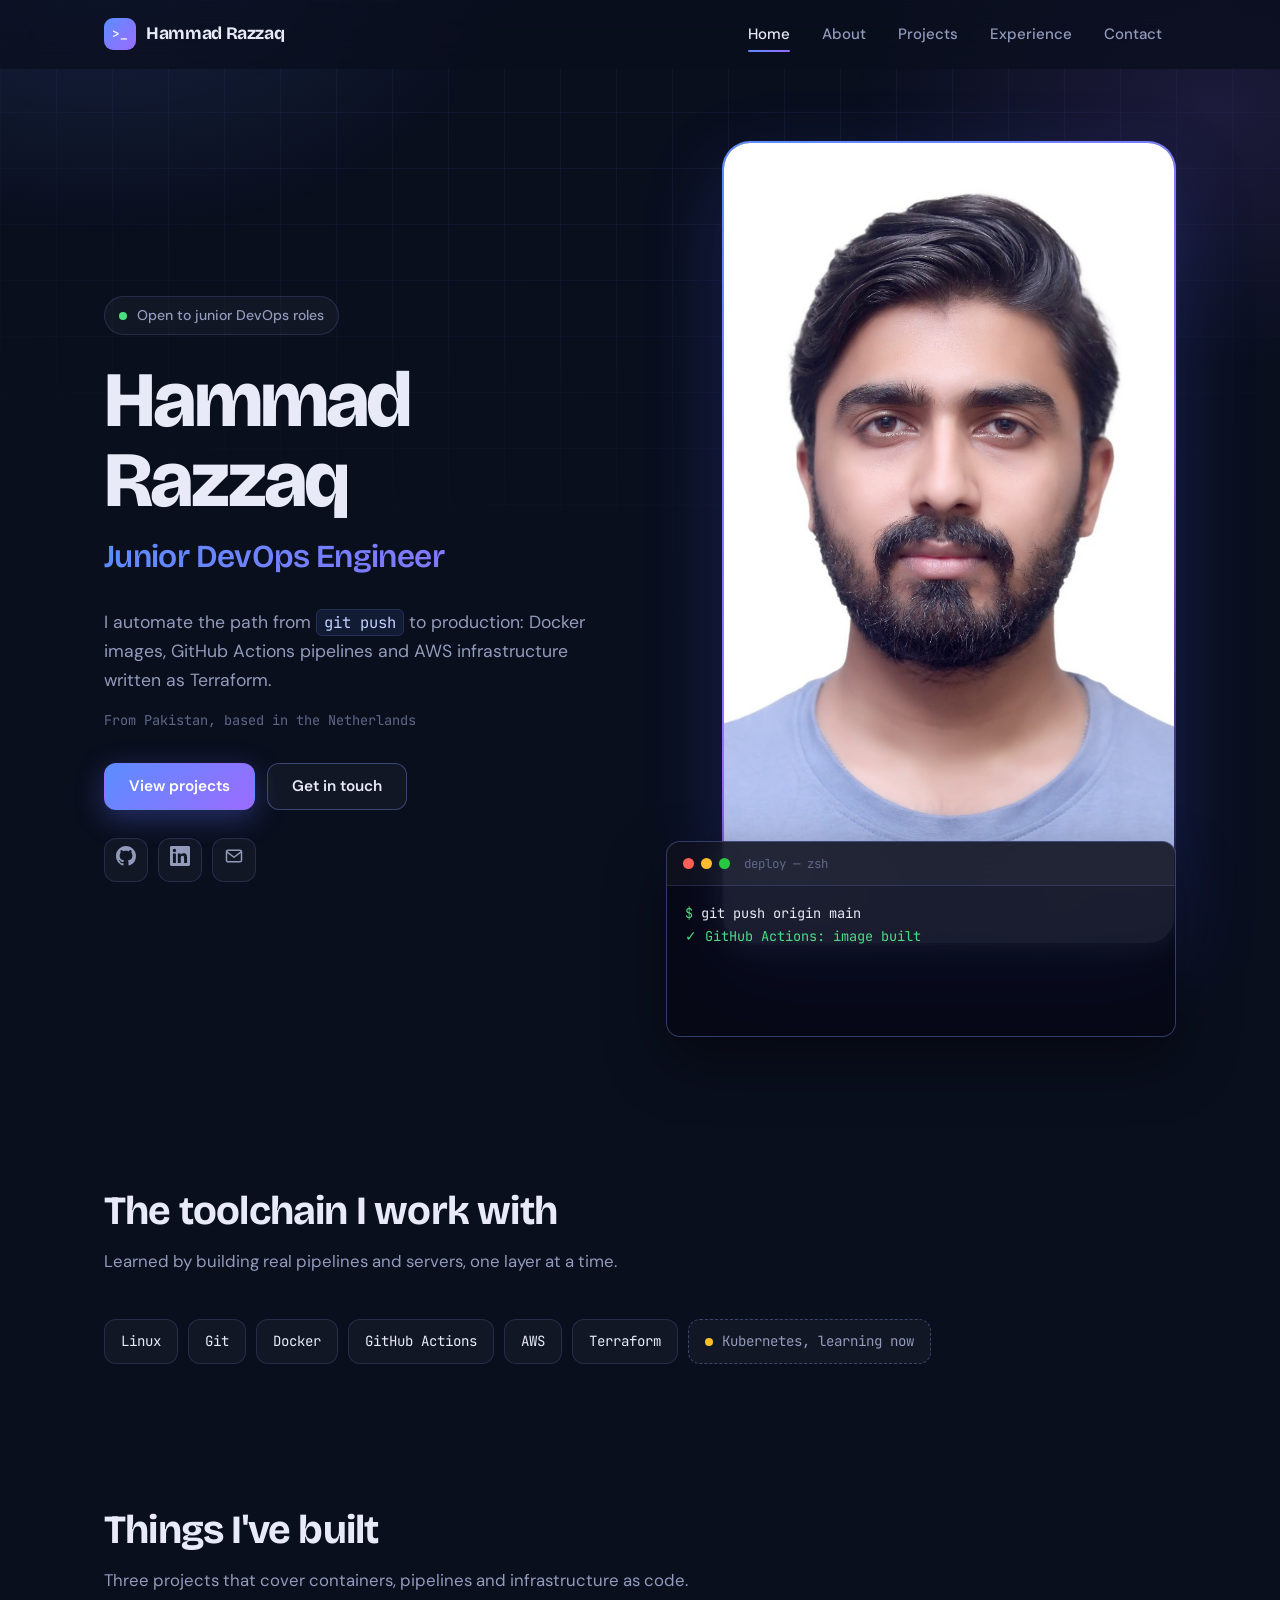
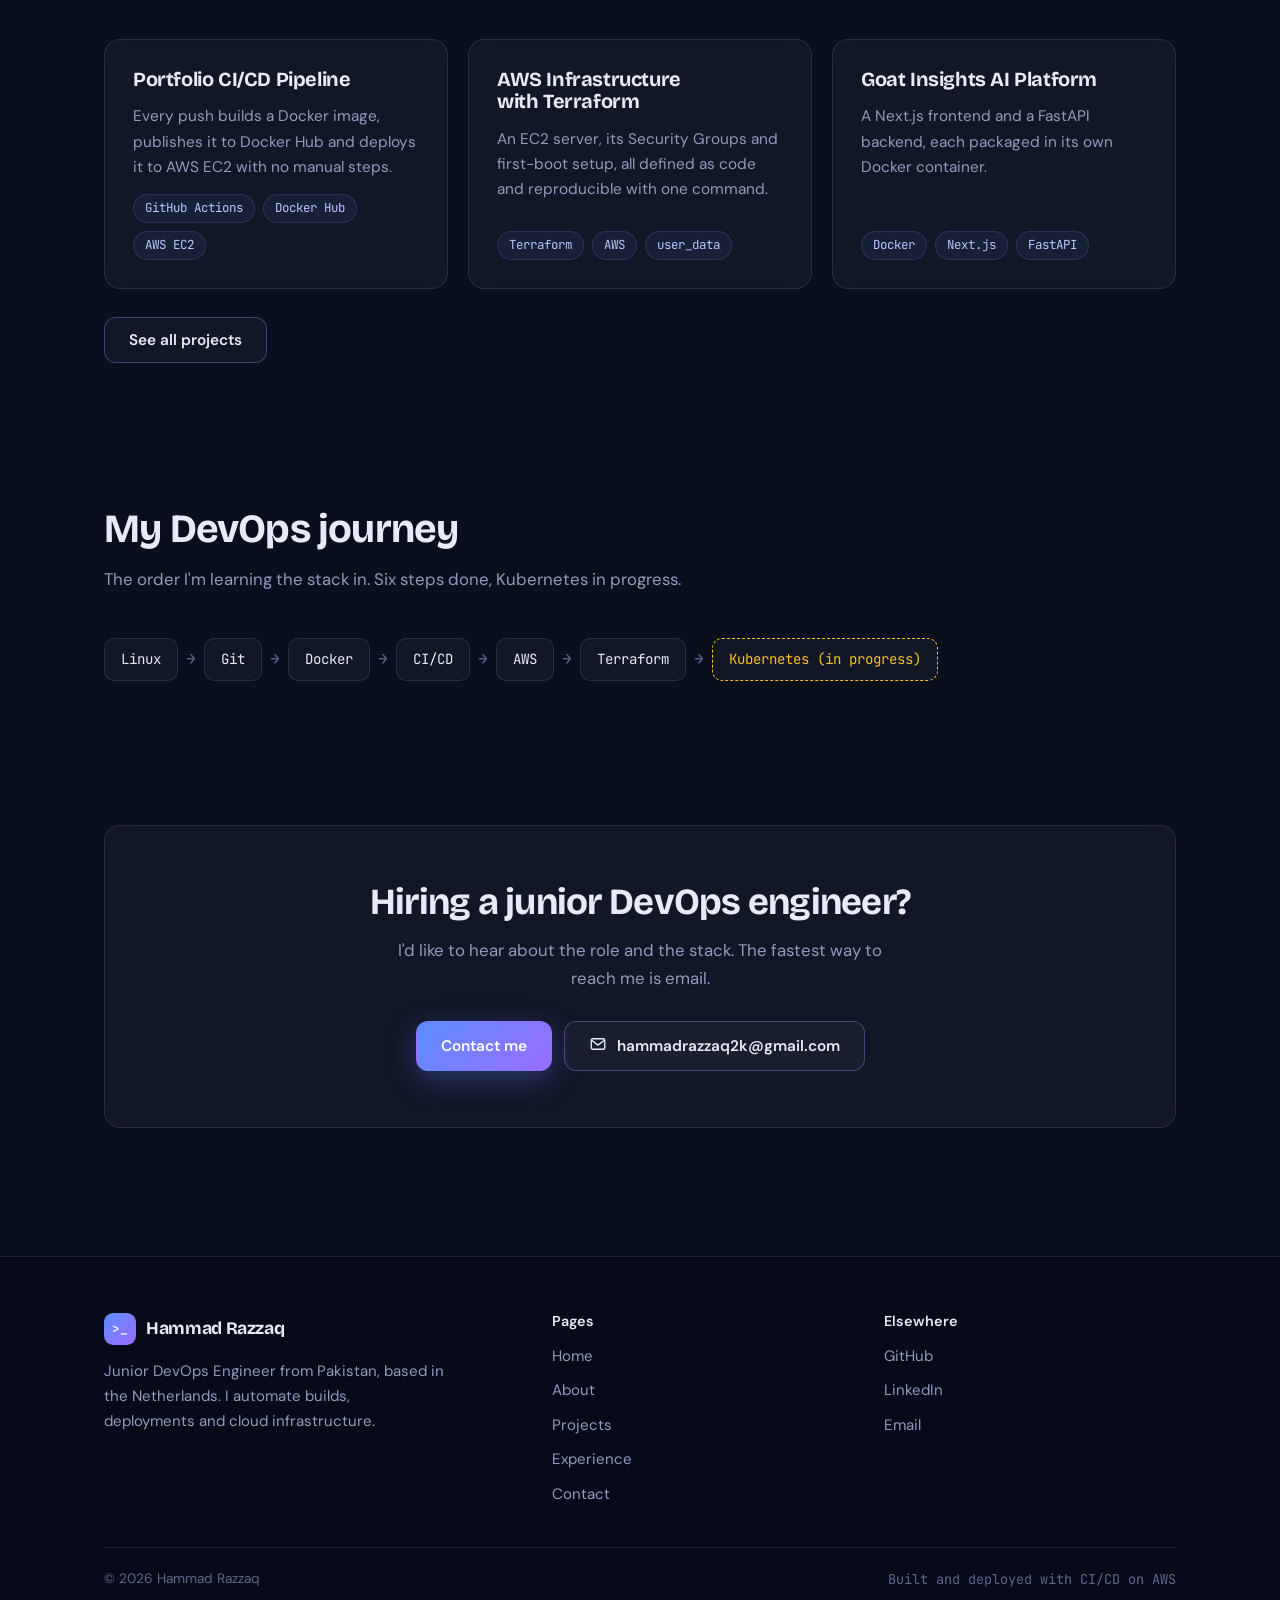
<file: index.html>
<!DOCTYPE html>
<html lang="en">
<head>
  <meta charset="utf-8">
  <meta name="viewport" content="width=device-width, initial-scale=1">
  <title>Hammad Razzaq | Junior DevOps Engineer</title>
  <meta name="description" content="Hammad Razzaq is a Junior DevOps Engineer skilled in Docker, GitHub Actions CI/CD, AWS and Terraform. From Pakistan, based in the Netherlands.">
  <meta name="theme-color" content="#0a0f1e">
  <meta property="og:title" content="Hammad Razzaq | Junior DevOps Engineer">
  <meta property="og:description" content="CI/CD pipelines, Docker and AWS infrastructure as code.">
  <meta property="og:type" content="website">
  <link rel="icon" type="image/svg+xml" href="assets/favicon.svg">
  <link rel="preconnect" href="https://fonts.googleapis.com">
  <link rel="preconnect" href="https://fonts.gstatic.com" crossorigin>
  <link rel="stylesheet" href="https://fonts.googleapis.com/css2?family=Bricolage+Grotesque:wght@600;700;800&family=DM+Sans:wght@400;500;600&family=JetBrains+Mono:wght@400;500&display=swap">
  <link rel="stylesheet" href="css/style.css">
  <script>document.documentElement.classList.add("js");</script>
</head>
<body>
  <a class="skip-link" href="#main">Skip to content</a>
  <header id="site-header"></header>

  <main id="main">

    <!-- Hero -->
    <section class="hero">
      <div class="container hero-grid">
        <div>
          <span class="pill rise" style="--i:0"><span class="live-dot" aria-hidden="true"></span>Open to junior DevOps roles</span>
          <h1 class="rise" style="--i:1">Hammad Razzaq</h1>
          <p class="hero-role text-grad rise" style="--i:2">Junior DevOps Engineer</p>
          <p class="hero-desc rise" style="--i:3">I automate the path from <code>git push</code> to production: Docker images, GitHub Actions pipelines and AWS infrastructure written as Terraform.</p>
          <p class="hero-where rise" style="--i:4">From Pakistan, based in the Netherlands</p>
          <div class="hero-actions rise" style="--i:5">
            <a class="btn btn-primary" href="projects.html">View projects</a>
            <a class="btn btn-ghost" href="contact.html">Get in touch</a>
          </div>
          <div class="socials rise" style="--i:6">
            <a href="https://github.com/hammadrazzaq2k" target="_blank" rel="noopener" aria-label="GitHub profile"><span data-icon="github"></span></a>
            <a href="https://www.linkedin.com/in/hammad-razzaq-2501302b8" target="_blank" rel="noopener" aria-label="LinkedIn profile"><span data-icon="linkedin"></span></a>
            <a href="mailto:hammadrazzaq2k@gmail.com" aria-label="Send an email"><span data-icon="mail"></span></a>
          </div>
        </div>

        <div class="hero-visual rise" style="--i:3">
          <div class="photo-frame">
            <img class="photo" src="assets/profile.jpg" alt="Portrait of Hammad Razzaq" width="640" height="800" data-fallback="HR">
          </div>
          <div class="terminal" data-typing role="img" aria-label="Terminal: git push triggers GitHub Actions, which builds an image, pushes it to Docker Hub and deploys to AWS EC2">
            <div class="terminal-bar">
              <span class="terminal-dots" aria-hidden="true"><i></i><i></i><i></i></span>
              <span class="terminal-title">deploy — zsh</span>
            </div>
            <div class="terminal-body" aria-hidden="true">
              <div class="t-line"><span class="t-prompt">$</span><span class="t-text">git push origin main</span></div>
              <div class="t-line t-ok">✓ GitHub Actions: image built</div>
              <div class="t-line t-ok">✓ Pushed to Docker Hub</div>
              <div class="t-line t-ok">✓ Deployed to AWS EC2</div>
              <div class="t-line"><span class="t-prompt">$</span><span class="t-cursor"></span></div>
            </div>
          </div>
        </div>
      </div>
    </section>

    <!-- Toolchain -->
    <section class="section section--tight">
      <div class="container">
        <div class="section-head reveal">
          <h2>The toolchain I work with</h2>
          <p>Learned by building real pipelines and servers, one layer at a time.</p>
        </div>
        <div class="toolchain" data-stagger>
          <span class="tool">Linux</span>
          <span class="tool">Git</span>
          <span class="tool">Docker</span>
          <span class="tool">GitHub Actions</span>
          <span class="tool">AWS</span>
          <span class="tool">Terraform</span>
          <span class="tool tool--learning"><span class="live-dot" aria-hidden="true"></span>Kubernetes, learning now</span>
        </div>
      </div>
    </section>

    <!-- Featured projects -->
    <section class="section">
      <div class="container">
        <div class="section-head reveal">
          <h2>Things I've built</h2>
          <p>Three projects that cover containers, pipelines and infrastructure as code.</p>
        </div>
        <div class="featured-grid" data-stagger>
          <a class="card featured" href="projects.html#portfolio-cicd">
            <h3>Portfolio CI/CD Pipeline</h3>
            <p>Every push builds a Docker image, publishes it to Docker Hub and deploys it to AWS EC2 with no manual steps.</p>
            <div class="tags"><span class="tag">GitHub Actions</span><span class="tag">Docker Hub</span><span class="tag">AWS EC2</span></div>
          </a>
          <a class="card featured" href="projects.html#terraform-aws">
            <h3>AWS Infrastructure with Terraform</h3>
            <p>An EC2 server, its Security Groups and first-boot setup, all defined as code and reproducible with one command.</p>
            <div class="tags"><span class="tag">Terraform</span><span class="tag">AWS</span><span class="tag">user_data</span></div>
          </a>
          <a class="card featured" href="projects.html#goat-insights">
            <h3>Goat Insights AI Platform</h3>
            <p>A Next.js frontend and a FastAPI backend, each packaged in its own Docker container.</p>
            <div class="tags"><span class="tag">Docker</span><span class="tag">Next.js</span><span class="tag">FastAPI</span></div>
          </a>
        </div>
        <div class="more-link reveal">
          <a class="btn btn-ghost" href="projects.html">See all projects</a>
        </div>
      </div>
    </section>

    <!-- Journey strip -->
    <section class="section section--tight">
      <div class="container">
        <div class="section-head reveal">
          <h2>My DevOps journey</h2>
          <p>The order I'm learning the stack in. Six steps done, Kubernetes in progress.</p>
        </div>
        <ol class="pipeline reveal" aria-label="DevOps learning roadmap">
          <li><a href="experience.html#linux">Linux</a><span class="sep" aria-hidden="true">→</span></li>
          <li><a href="experience.html#git">Git</a><span class="sep" aria-hidden="true">→</span></li>
          <li><a href="experience.html#docker">Docker</a><span class="sep" aria-hidden="true">→</span></li>
          <li><a href="experience.html#cicd">CI/CD</a><span class="sep" aria-hidden="true">→</span></li>
          <li><a href="experience.html#aws">AWS</a><span class="sep" aria-hidden="true">→</span></li>
          <li><a href="experience.html#terraform">Terraform</a><span class="sep" aria-hidden="true">→</span></li>
          <li><a class="now" href="experience.html#kubernetes">Kubernetes (in progress)</a></li>
        </ol>
      </div>
    </section>

    <!-- CTA -->
    <section class="section">
      <div class="container">
        <div class="card cta reveal">
          <h2>Hiring a junior DevOps engineer?</h2>
          <p>I'd like to hear about the role and the stack. The fastest way to reach me is email.</p>
          <div class="hero-actions">
            <a class="btn btn-primary" href="contact.html">Contact me</a>
            <a class="btn btn-ghost" href="mailto:hammadrazzaq2k@gmail.com"><span data-icon="mail"></span>hammadrazzaq2k@gmail.com</a>
          </div>
        </div>
      </div>
    </section>

  </main>

  <footer id="site-footer"></footer>
  <script src="js/main.js" defer></script>
</body>
</html>
</file>
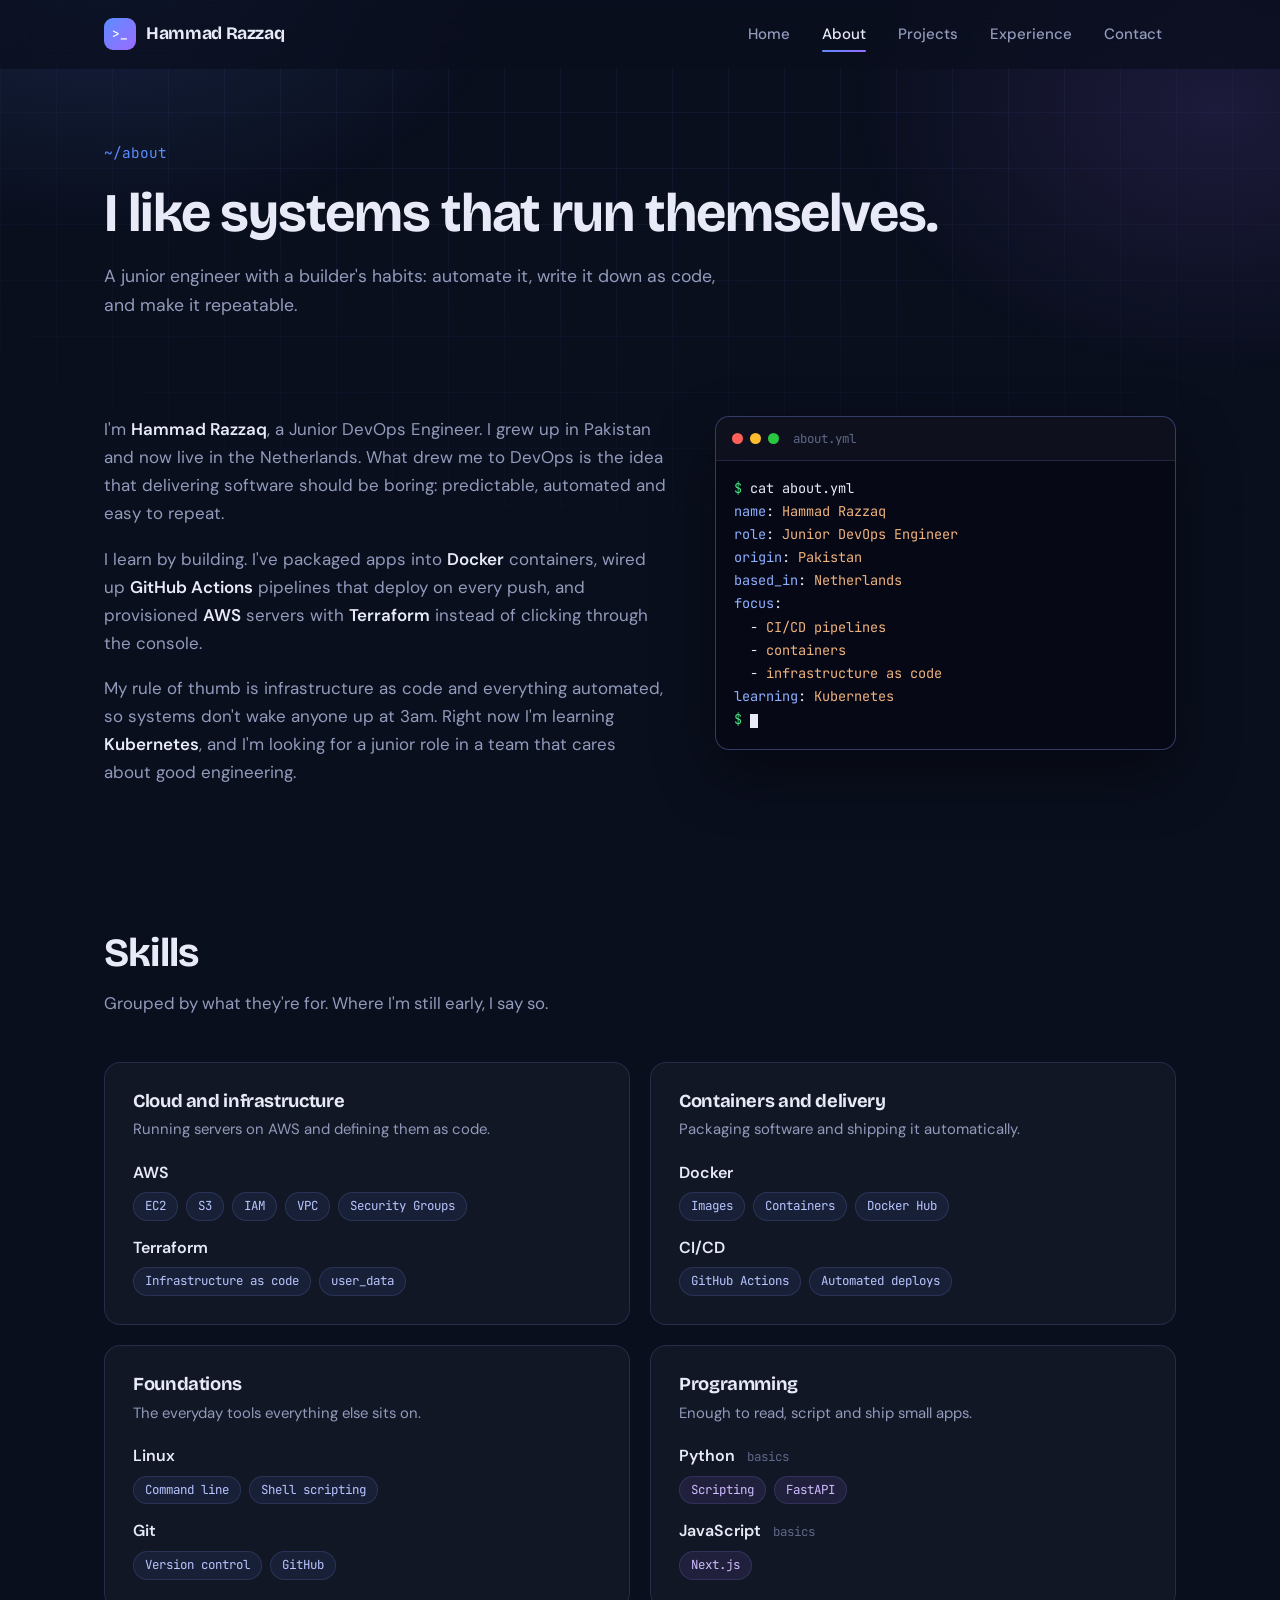
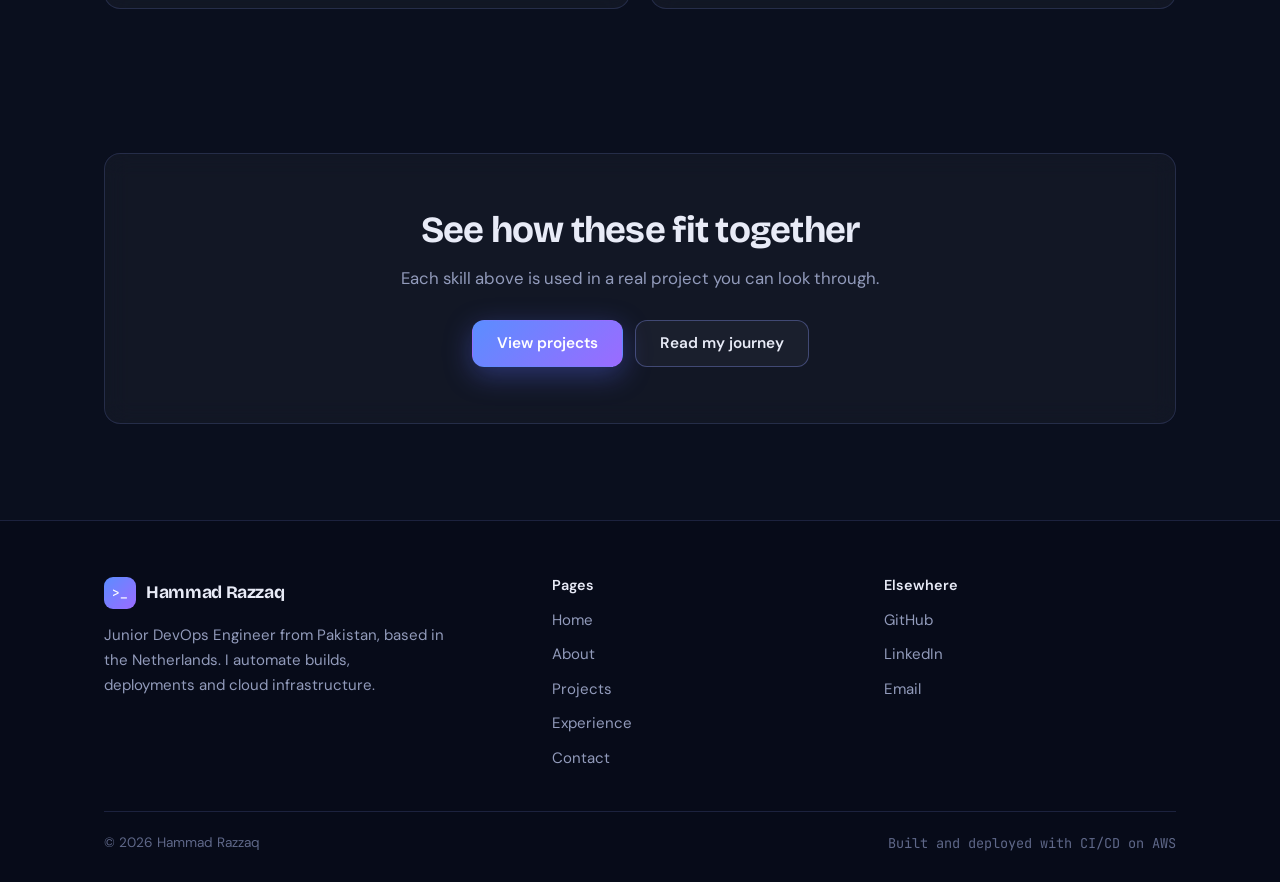
<file: about.html>
<!DOCTYPE html>
<html lang="en">
<head>
  <meta charset="utf-8">
  <meta name="viewport" content="width=device-width, initial-scale=1">
  <title>About | Hammad Razzaq</title>
  <meta name="description" content="About Hammad Razzaq, a Junior DevOps Engineer from Pakistan based in the Netherlands, and the tools he works with: Linux, Git, Docker, GitHub Actions, AWS and Terraform.">
  <meta name="theme-color" content="#0a0f1e">
  <link rel="icon" type="image/svg+xml" href="assets/favicon.svg">
  <link rel="preconnect" href="https://fonts.googleapis.com">
  <link rel="preconnect" href="https://fonts.gstatic.com" crossorigin>
  <link rel="stylesheet" href="https://fonts.googleapis.com/css2?family=Bricolage+Grotesque:wght@600;700;800&family=DM+Sans:wght@400;500;600&family=JetBrains+Mono:wght@400;500&display=swap">
  <link rel="stylesheet" href="css/style.css">
  <script>document.documentElement.classList.add("js");</script>
</head>
<body>
  <a class="skip-link" href="#main">Skip to content</a>
  <header id="site-header"></header>

  <main id="main">

    <section class="page-head">
      <div class="container">
        <p class="path rise" style="--i:0">~/about</p>
        <h1 class="rise" style="--i:1">I like systems that run themselves.</h1>
        <p class="lead rise" style="--i:2">A junior engineer with a builder's habits: automate it, write it down as code, and make it repeatable.</p>
      </div>
    </section>

    <!-- Bio -->
    <section class="section section--tight">
      <div class="container about-grid">
        <div class="prose reveal">
          <p>I'm <strong>Hammad Razzaq</strong>, a Junior DevOps Engineer. I grew up in Pakistan and now live in the Netherlands. What drew me to DevOps is the idea that delivering software should be boring: predictable, automated and easy to repeat.</p>
          <p>I learn by building. I've packaged apps into <strong>Docker</strong> containers, wired up <strong>GitHub Actions</strong> pipelines that deploy on every push, and provisioned <strong>AWS</strong> servers with <strong>Terraform</strong> instead of clicking through the console.</p>
          <p>My rule of thumb is infrastructure as code and everything automated, so systems don't wake anyone up at 3am. Right now I'm learning <strong>Kubernetes</strong>, and I'm looking for a junior role in a team that cares about good engineering.</p>
        </div>

        <div class="terminal reveal" role="img" aria-label="about.yml: Hammad Razzaq, Junior DevOps Engineer, from Pakistan, based in the Netherlands, focused on CI/CD, containers and infrastructure as code, currently learning Kubernetes">
          <div class="terminal-bar">
            <span class="terminal-dots" aria-hidden="true"><i></i><i></i><i></i></span>
            <span class="terminal-title">about.yml</span>
          </div>
          <div class="terminal-body" aria-hidden="true">
            <div class="t-line"><span class="t-prompt">$</span>cat about.yml</div>
            <div class="t-line"><span class="t-key">name</span>: <span class="t-str">Hammad Razzaq</span></div>
            <div class="t-line"><span class="t-key">role</span>: <span class="t-str">Junior DevOps Engineer</span></div>
            <div class="t-line"><span class="t-key">origin</span>: <span class="t-str">Pakistan</span></div>
            <div class="t-line"><span class="t-key">based_in</span>: <span class="t-str">Netherlands</span></div>
            <div class="t-line"><span class="t-key">focus</span>:</div>
            <div class="t-line">  - <span class="t-str">CI/CD pipelines</span></div>
            <div class="t-line">  - <span class="t-str">containers</span></div>
            <div class="t-line">  - <span class="t-str">infrastructure as code</span></div>
            <div class="t-line"><span class="t-key">learning</span>: <span class="t-str">Kubernetes</span></div>
            <div class="t-line"><span class="t-prompt">$</span><span class="t-cursor"></span></div>
          </div>
        </div>
      </div>
    </section>

    <!-- Skills -->
    <section class="section">
      <div class="container">
        <div class="section-head reveal">
          <h2>Skills</h2>
          <p>Grouped by what they're for. Where I'm still early, I say so.</p>
        </div>

        <div class="skills-grid" data-stagger>
          <article class="card skill-group">
            <h3>Cloud and infrastructure</h3>
            <p class="sub">Running servers on AWS and defining them as code.</p>
            <ul class="skill-list">
              <li>
                <span class="skill-name">AWS</span>
                <div class="tags"><span class="tag">EC2</span><span class="tag">S3</span><span class="tag">IAM</span><span class="tag">VPC</span><span class="tag">Security Groups</span></div>
              </li>
              <li>
                <span class="skill-name">Terraform</span>
                <div class="tags"><span class="tag">Infrastructure as code</span><span class="tag">user_data</span></div>
              </li>
            </ul>
          </article>

          <article class="card skill-group">
            <h3>Containers and delivery</h3>
            <p class="sub">Packaging software and shipping it automatically.</p>
            <ul class="skill-list">
              <li>
                <span class="skill-name">Docker</span>
                <div class="tags"><span class="tag">Images</span><span class="tag">Containers</span><span class="tag">Docker Hub</span></div>
              </li>
              <li>
                <span class="skill-name">CI/CD</span>
                <div class="tags"><span class="tag">GitHub Actions</span><span class="tag">Automated deploys</span></div>
              </li>
            </ul>
          </article>

          <article class="card skill-group">
            <h3>Foundations</h3>
            <p class="sub">The everyday tools everything else sits on.</p>
            <ul class="skill-list">
              <li>
                <span class="skill-name">Linux</span>
                <div class="tags"><span class="tag">Command line</span><span class="tag">Shell scripting</span></div>
              </li>
              <li>
                <span class="skill-name">Git</span>
                <div class="tags"><span class="tag">Version control</span><span class="tag">GitHub</span></div>
              </li>
            </ul>
          </article>

          <article class="card skill-group">
            <h3>Programming</h3>
            <p class="sub">Enough to read, script and ship small apps.</p>
            <ul class="skill-list">
              <li>
                <span class="skill-name">Python <span class="level">basics</span></span>
                <div class="tags"><span class="tag tag--purple">Scripting</span><span class="tag tag--purple">FastAPI</span></div>
              </li>
              <li>
                <span class="skill-name">JavaScript <span class="level">basics</span></span>
                <div class="tags"><span class="tag tag--purple">Next.js</span></div>
              </li>
            </ul>
          </article>
        </div>
      </div>
    </section>

    <!-- CTA -->
    <section class="section section--tight">
      <div class="container">
        <div class="card cta reveal">
          <h2>See how these fit together</h2>
          <p>Each skill above is used in a real project you can look through.</p>
          <div class="hero-actions">
            <a class="btn btn-primary" href="projects.html">View projects</a>
            <a class="btn btn-ghost" href="experience.html">Read my journey</a>
          </div>
        </div>
      </div>
    </section>

  </main>

  <footer id="site-footer"></footer>
  <script src="js/main.js" defer></script>
</body>
</html>
</file>
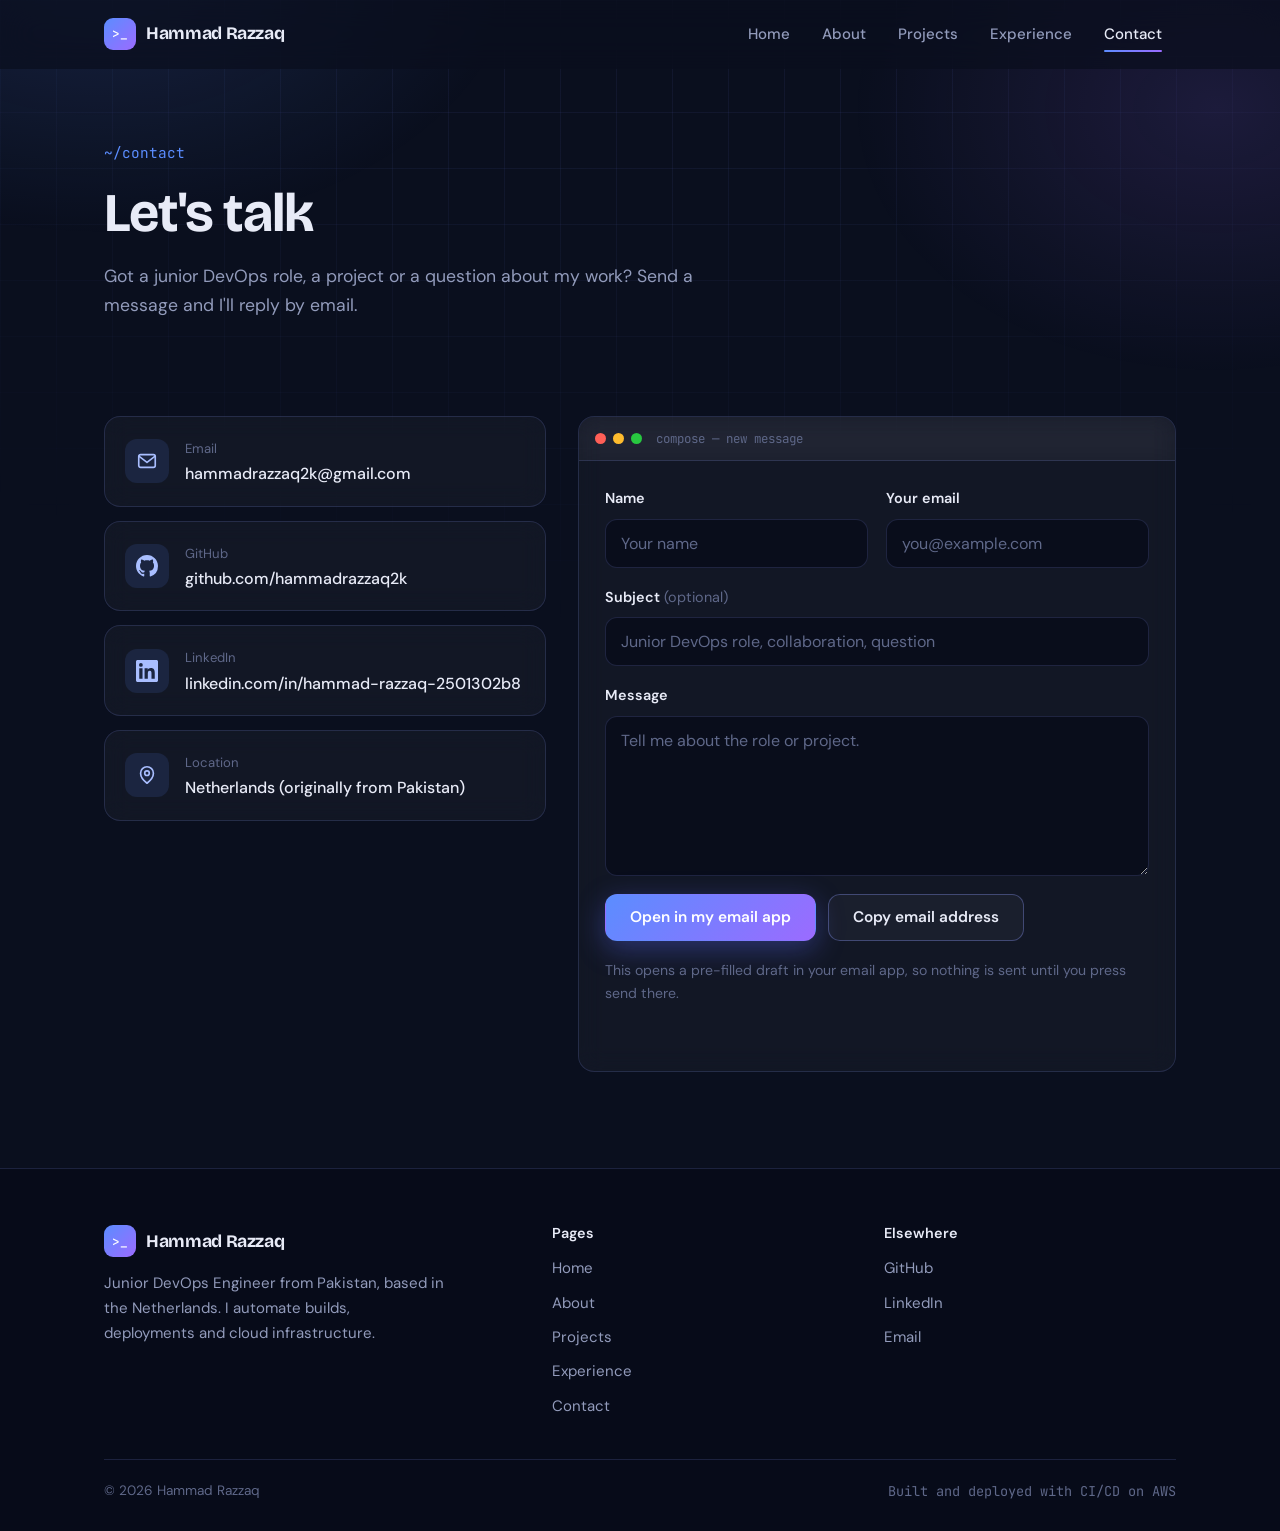
<file: contact.html>
<!DOCTYPE html>
<html lang="en">
<head>
  <meta charset="utf-8">
  <meta name="viewport" content="width=device-width, initial-scale=1">
  <title>Contact | Hammad Razzaq</title>
  <meta name="description" content="Contact Hammad Razzaq, Junior DevOps Engineer, by email, GitHub or LinkedIn.">
  <meta name="theme-color" content="#0a0f1e">
  <link rel="icon" type="image/svg+xml" href="assets/favicon.svg">
  <link rel="preconnect" href="https://fonts.googleapis.com">
  <link rel="preconnect" href="https://fonts.gstatic.com" crossorigin>
  <link rel="stylesheet" href="https://fonts.googleapis.com/css2?family=Bricolage+Grotesque:wght@600;700;800&family=DM+Sans:wght@400;500;600&family=JetBrains+Mono:wght@400;500&display=swap">
  <link rel="stylesheet" href="css/style.css">
  <script>document.documentElement.classList.add("js");</script>
</head>
<body>
  <a class="skip-link" href="#main">Skip to content</a>
  <header id="site-header"></header>

  <main id="main">

    <section class="page-head">
      <div class="container">
        <p class="path rise" style="--i:0">~/contact</p>
        <h1 class="rise" style="--i:1">Let's talk</h1>
        <p class="lead rise" style="--i:2">Got a junior DevOps role, a project or a question about my work? Send a message and I'll reply by email.</p>
      </div>
    </section>

    <section class="section section--tight">
      <div class="container contact-grid">

        <!-- Direct links -->
        <ul class="contact-links" data-stagger>
          <li>
            <a class="card contact-link" href="mailto:hammadrazzaq2k@gmail.com">
              <span class="contact-icon" data-icon="mail"></span>
              <span class="contact-text">
                <span class="contact-label">Email</span><br>
                <span class="contact-value">hammadrazzaq2k@gmail.com</span>
              </span>
            </a>
          </li>
          <li>
            <a class="card contact-link" href="https://github.com/hammadrazzaq2k" target="_blank" rel="noopener">
              <span class="contact-icon" data-icon="github"></span>
              <span class="contact-text">
                <span class="contact-label">GitHub</span><br>
                <span class="contact-value">github.com/hammadrazzaq2k</span>
              </span>
            </a>
          </li>
          <li>
            <a class="card contact-link" href="https://www.linkedin.com/in/hammad-razzaq-2501302b8" target="_blank" rel="noopener">
              <span class="contact-icon" data-icon="linkedin"></span>
              <span class="contact-text">
                <span class="contact-label">LinkedIn</span><br>
                <span class="contact-value">linkedin.com/in/hammad-razzaq-2501302b8</span>
              </span>
            </a>
          </li>
          <li>
            <div class="card contact-link">
              <span class="contact-icon">
                <svg viewBox="0 0 24 24" fill="none" stroke="currentColor" stroke-width="1.8" stroke-linecap="round" stroke-linejoin="round" aria-hidden="true"><path d="M12 21s7-5.6 7-11a7 7 0 1 0-14 0c0 5.4 7 11 7 11z"/><circle cx="12" cy="10" r="2.5"/></svg>
              </span>
              <span class="contact-text">
                <span class="contact-label">Location</span><br>
                <span class="contact-value">Netherlands (originally from Pakistan)</span>
              </span>
            </div>
          </li>
        </ul>

        <!-- Form -->
        <div class="card form-card reveal">
          <div class="terminal">
            <div class="terminal-bar">
              <span class="terminal-dots" aria-hidden="true"><i></i><i></i><i></i></span>
              <span class="terminal-title">compose — new message</span>
            </div>
          </div>

          <!-- Works with JavaScript (builds a mailto link) and falls back to a plain mailto action without it -->
          <form class="contact-form" id="contact-form" action="mailto:hammadrazzaq2k@gmail.com" method="post" enctype="text/plain">
            <div class="form-row">
              <div class="field">
                <label for="name">Name</label>
                <input id="name" name="name" type="text" autocomplete="name" placeholder="Your name" required>
              </div>
              <div class="field">
                <label for="email">Your email</label>
                <input id="email" name="email" type="email" autocomplete="email" placeholder="you@example.com" required>
              </div>
            </div>
            <div class="field">
              <label for="subject">Subject <span class="opt">(optional)</span></label>
              <input id="subject" name="subject" type="text" placeholder="Junior DevOps role, collaboration, question">
            </div>
            <div class="field">
              <label for="message">Message</label>
              <textarea id="message" name="message" maxlength="1500" placeholder="Tell me about the role or project." required></textarea>
            </div>
            <div class="form-actions">
              <button class="btn btn-primary" type="submit">Open in my email app</button>
              <button class="btn btn-ghost" type="button" id="copy-email">Copy email address</button>
            </div>
            <p class="form-note">This opens a pre-filled draft in your email app, so nothing is sent until you press send there.</p>
            <p class="form-status" id="form-status" role="status" aria-live="polite"></p>
          </form>
        </div>

      </div>
    </section>

  </main>

  <footer id="site-footer"></footer>
  <script src="js/main.js" defer></script>
</body>
</html>
</file>
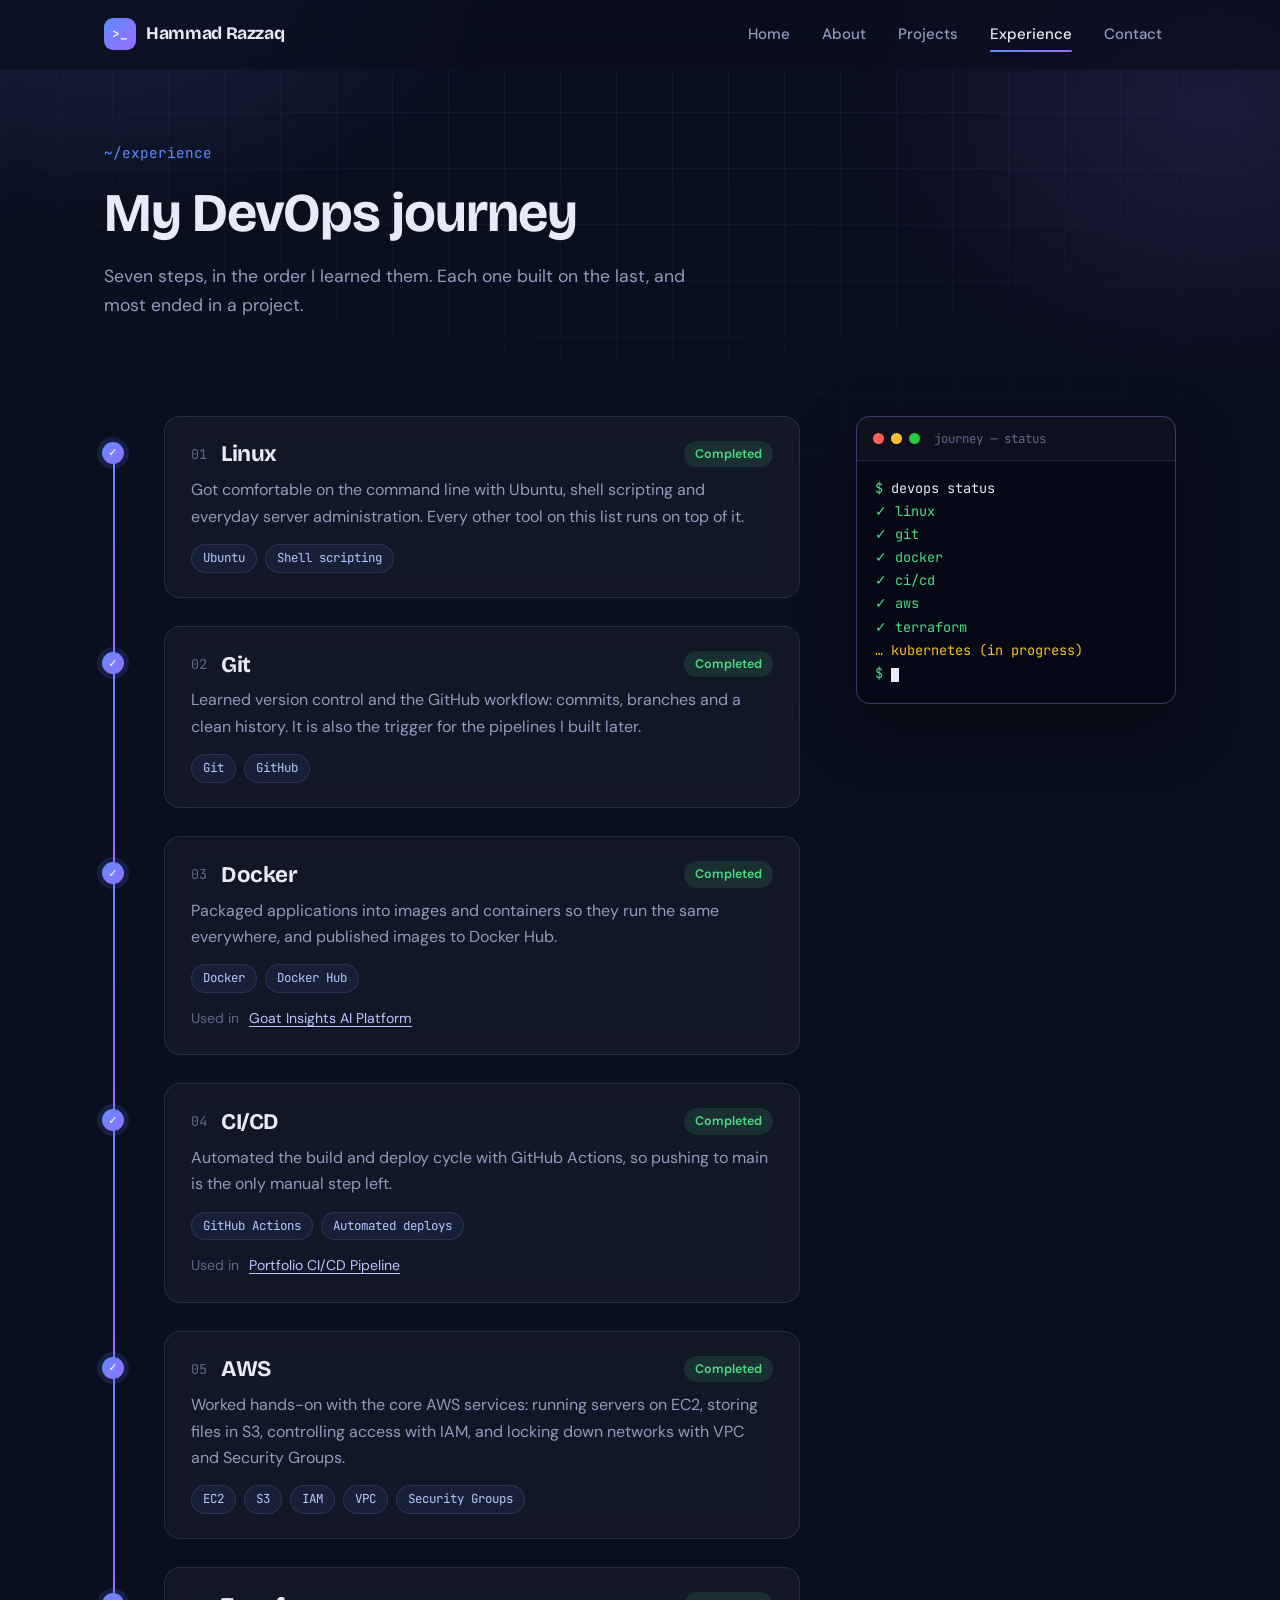
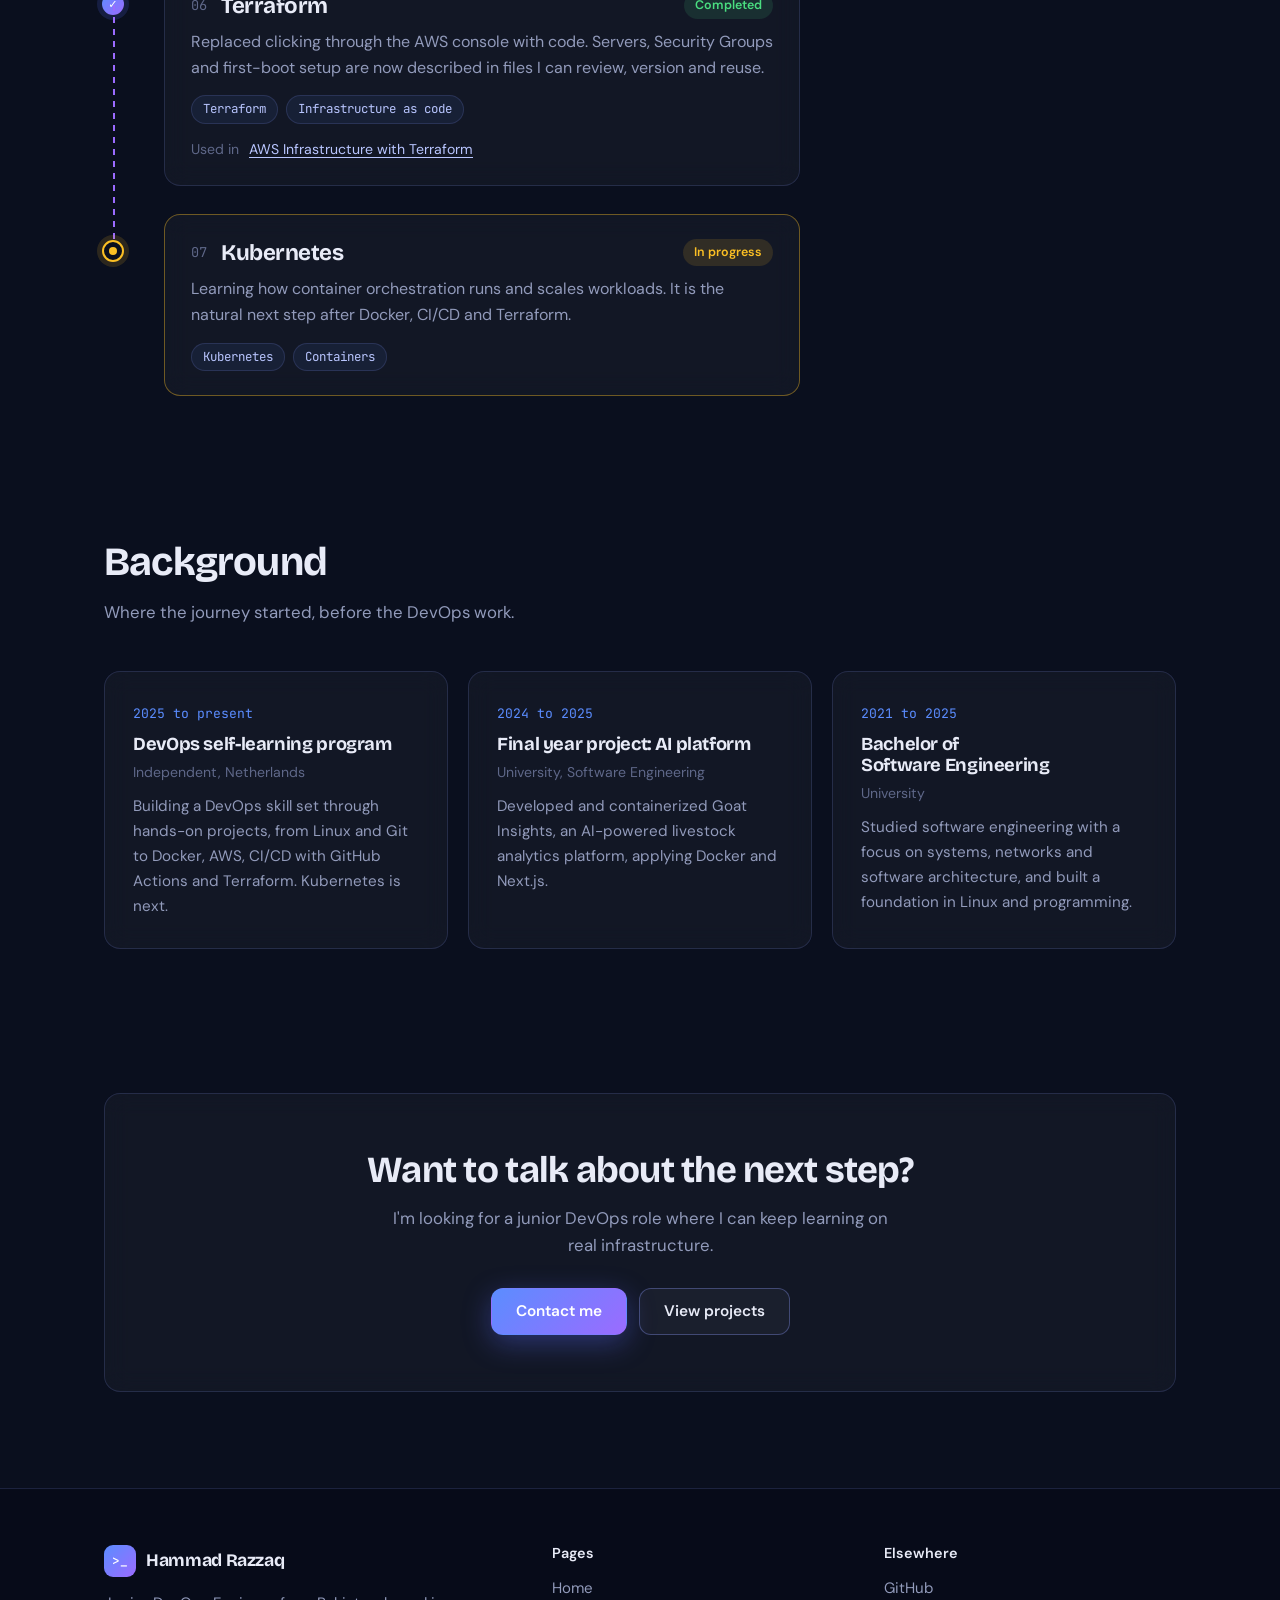
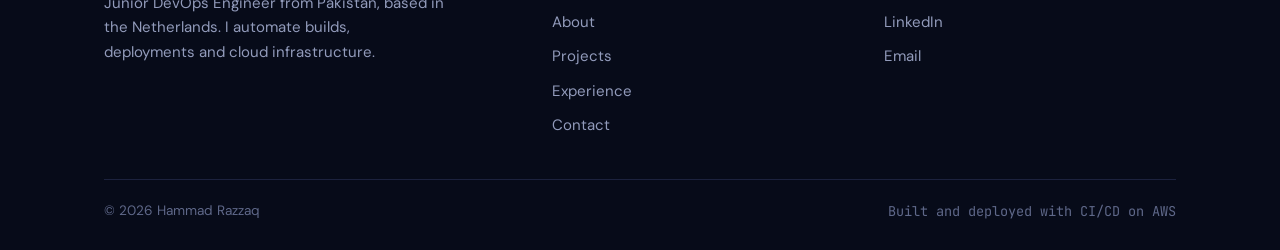
<file: experience.html>
<!DOCTYPE html>
<html lang="en">
<head>
  <meta charset="utf-8">
  <meta name="viewport" content="width=device-width, initial-scale=1">
  <title>Experience | Hammad Razzaq</title>
  <meta name="description" content="Hammad Razzaq's DevOps learning roadmap: Linux, Git, Docker, CI/CD, AWS, Terraform, and Kubernetes in progress.">
  <meta name="theme-color" content="#0a0f1e">
  <link rel="icon" type="image/svg+xml" href="assets/favicon.svg">
  <link rel="preconnect" href="https://fonts.googleapis.com">
  <link rel="preconnect" href="https://fonts.gstatic.com" crossorigin>
  <link rel="stylesheet" href="https://fonts.googleapis.com/css2?family=Bricolage+Grotesque:wght@600;700;800&family=DM+Sans:wght@400;500;600&family=JetBrains+Mono:wght@400;500&display=swap">
  <link rel="stylesheet" href="css/style.css">
  <script>document.documentElement.classList.add("js");</script>
</head>
<body>
  <a class="skip-link" href="#main">Skip to content</a>
  <header id="site-header"></header>

  <main id="main">

    <section class="page-head">
      <div class="container">
        <p class="path rise" style="--i:0">~/experience</p>
        <h1 class="rise" style="--i:1">My DevOps journey</h1>
        <p class="lead rise" style="--i:2">Seven steps, in the order I learned them. Each one built on the last, and most ended in a project.</p>
      </div>
    </section>

    <!-- Roadmap -->
    <section class="section section--tight">
      <div class="container">
        <div class="roadmap-layout">
        <ol class="roadmap">

          <li class="step" id="linux">
            <span class="step-dot" aria-hidden="true">✓</span>
            <div class="card step-card">
              <div class="step-top">
                <span class="step-num">01</span>
                <h3>Linux</h3>
                <span class="badge badge--done">Completed</span>
              </div>
              <p>Got comfortable on the command line with Ubuntu, shell scripting and everyday server administration. Every other tool on this list runs on top of it.</p>
              <div class="tags"><span class="tag">Ubuntu</span><span class="tag">Shell scripting</span></div>
            </div>
          </li>

          <li class="step" id="git">
            <span class="step-dot" aria-hidden="true">✓</span>
            <div class="card step-card">
              <div class="step-top">
                <span class="step-num">02</span>
                <h3>Git</h3>
                <span class="badge badge--done">Completed</span>
              </div>
              <p>Learned version control and the GitHub workflow: commits, branches and a clean history. It is also the trigger for the pipelines I built later.</p>
              <div class="tags"><span class="tag">Git</span><span class="tag">GitHub</span></div>
            </div>
          </li>

          <li class="step" id="docker">
            <span class="step-dot" aria-hidden="true">✓</span>
            <div class="card step-card">
              <div class="step-top">
                <span class="step-num">03</span>
                <h3>Docker</h3>
                <span class="badge badge--done">Completed</span>
              </div>
              <p>Packaged applications into images and containers so they run the same everywhere, and published images to Docker Hub.</p>
              <div class="tags"><span class="tag">Docker</span><span class="tag">Docker Hub</span></div>
              <div class="step-used">Used in <a href="projects.html#goat-insights">Goat Insights AI Platform</a></div>
            </div>
          </li>

          <li class="step" id="cicd">
            <span class="step-dot" aria-hidden="true">✓</span>
            <div class="card step-card">
              <div class="step-top">
                <span class="step-num">04</span>
                <h3>CI/CD</h3>
                <span class="badge badge--done">Completed</span>
              </div>
              <p>Automated the build and deploy cycle with GitHub Actions, so pushing to main is the only manual step left.</p>
              <div class="tags"><span class="tag">GitHub Actions</span><span class="tag">Automated deploys</span></div>
              <div class="step-used">Used in <a href="projects.html#portfolio-cicd">Portfolio CI/CD Pipeline</a></div>
            </div>
          </li>

          <li class="step" id="aws">
            <span class="step-dot" aria-hidden="true">✓</span>
            <div class="card step-card">
              <div class="step-top">
                <span class="step-num">05</span>
                <h3>AWS</h3>
                <span class="badge badge--done">Completed</span>
              </div>
              <p>Worked hands-on with the core AWS services: running servers on EC2, storing files in S3, controlling access with IAM, and locking down networks with VPC and Security Groups.</p>
              <div class="tags"><span class="tag">EC2</span><span class="tag">S3</span><span class="tag">IAM</span><span class="tag">VPC</span><span class="tag">Security Groups</span></div>
            </div>
          </li>

          <li class="step step--to-next" id="terraform">
            <span class="step-dot" aria-hidden="true">✓</span>
            <div class="card step-card">
              <div class="step-top">
                <span class="step-num">06</span>
                <h3>Terraform</h3>
                <span class="badge badge--done">Completed</span>
              </div>
              <p>Replaced clicking through the AWS console with code. Servers, Security Groups and first-boot setup are now described in files I can review, version and reuse.</p>
              <div class="tags"><span class="tag">Terraform</span><span class="tag">Infrastructure as code</span></div>
              <div class="step-used">Used in <a href="projects.html#terraform-aws">AWS Infrastructure with Terraform</a></div>
            </div>
          </li>

          <li class="step step--now" id="kubernetes">
            <span class="step-dot" aria-hidden="true"></span>
            <div class="card step-card">
              <div class="step-top">
                <span class="step-num">07</span>
                <h3>Kubernetes</h3>
                <span class="badge badge--now">In progress</span>
              </div>
              <p>Learning how container orchestration runs and scales workloads. It is the natural next step after Docker, CI/CD and Terraform.</p>
              <div class="tags"><span class="tag">Kubernetes</span><span class="tag">Containers</span></div>
            </div>
          </li>

        </ol>

        <aside class="roadmap-side" aria-hidden="true">
          <div class="terminal">
            <div class="terminal-bar">
              <span class="terminal-dots"><i></i><i></i><i></i></span>
              <span class="terminal-title">journey — status</span>
            </div>
            <div class="terminal-body">
              <div class="t-line"><span class="t-prompt">$</span>devops status</div>
              <div class="t-line t-ok">✓ linux</div>
              <div class="t-line t-ok">✓ git</div>
              <div class="t-line t-ok">✓ docker</div>
              <div class="t-line t-ok">✓ ci/cd</div>
              <div class="t-line t-ok">✓ aws</div>
              <div class="t-line t-ok">✓ terraform</div>
              <div class="t-line" style="color: var(--amber)">… kubernetes (in progress)</div>
              <div class="t-line"><span class="t-prompt">$</span><span class="t-cursor"></span></div>
            </div>
          </div>
        </aside>
        </div>
      </div>
    </section>

    <!-- Background -->
    <section class="section">
      <div class="container">
        <div class="section-head reveal">
          <h2>Background</h2>
          <p>Where the journey started, before the DevOps work.</p>
        </div>
        <div class="background-grid" data-stagger>
          <article class="card">
            <span class="when">2025 to present</span>
            <h3>DevOps self-learning program</h3>
            <p class="where">Independent, Netherlands</p>
            <p>Building a DevOps skill set through hands-on projects, from Linux and Git to Docker, AWS, CI/CD with GitHub Actions and Terraform. Kubernetes is next.</p>
          </article>
          <article class="card">
            <span class="when">2024 to 2025</span>
            <h3>Final year project: AI platform</h3>
            <p class="where">University, Software Engineering</p>
            <p>Developed and containerized Goat Insights, an AI-powered livestock analytics platform, applying Docker and Next.js.</p>
          </article>
          <article class="card">
            <span class="when">2021 to 2025</span>
            <h3>Bachelor of Software Engineering</h3>
            <p class="where">University</p>
            <p>Studied software engineering with a focus on systems, networks and software architecture, and built a foundation in Linux and programming.</p>
          </article>
        </div>
      </div>
    </section>

    <section class="section section--tight">
      <div class="container">
        <div class="card cta reveal">
          <h2>Want to talk about the next step?</h2>
          <p>I'm looking for a junior DevOps role where I can keep learning on real infrastructure.</p>
          <div class="hero-actions">
            <a class="btn btn-primary" href="contact.html">Contact me</a>
            <a class="btn btn-ghost" href="projects.html">View projects</a>
          </div>
        </div>
      </div>
    </section>

  </main>

  <footer id="site-footer"></footer>
  <script src="js/main.js" defer></script>
</body>
</html>
</file>
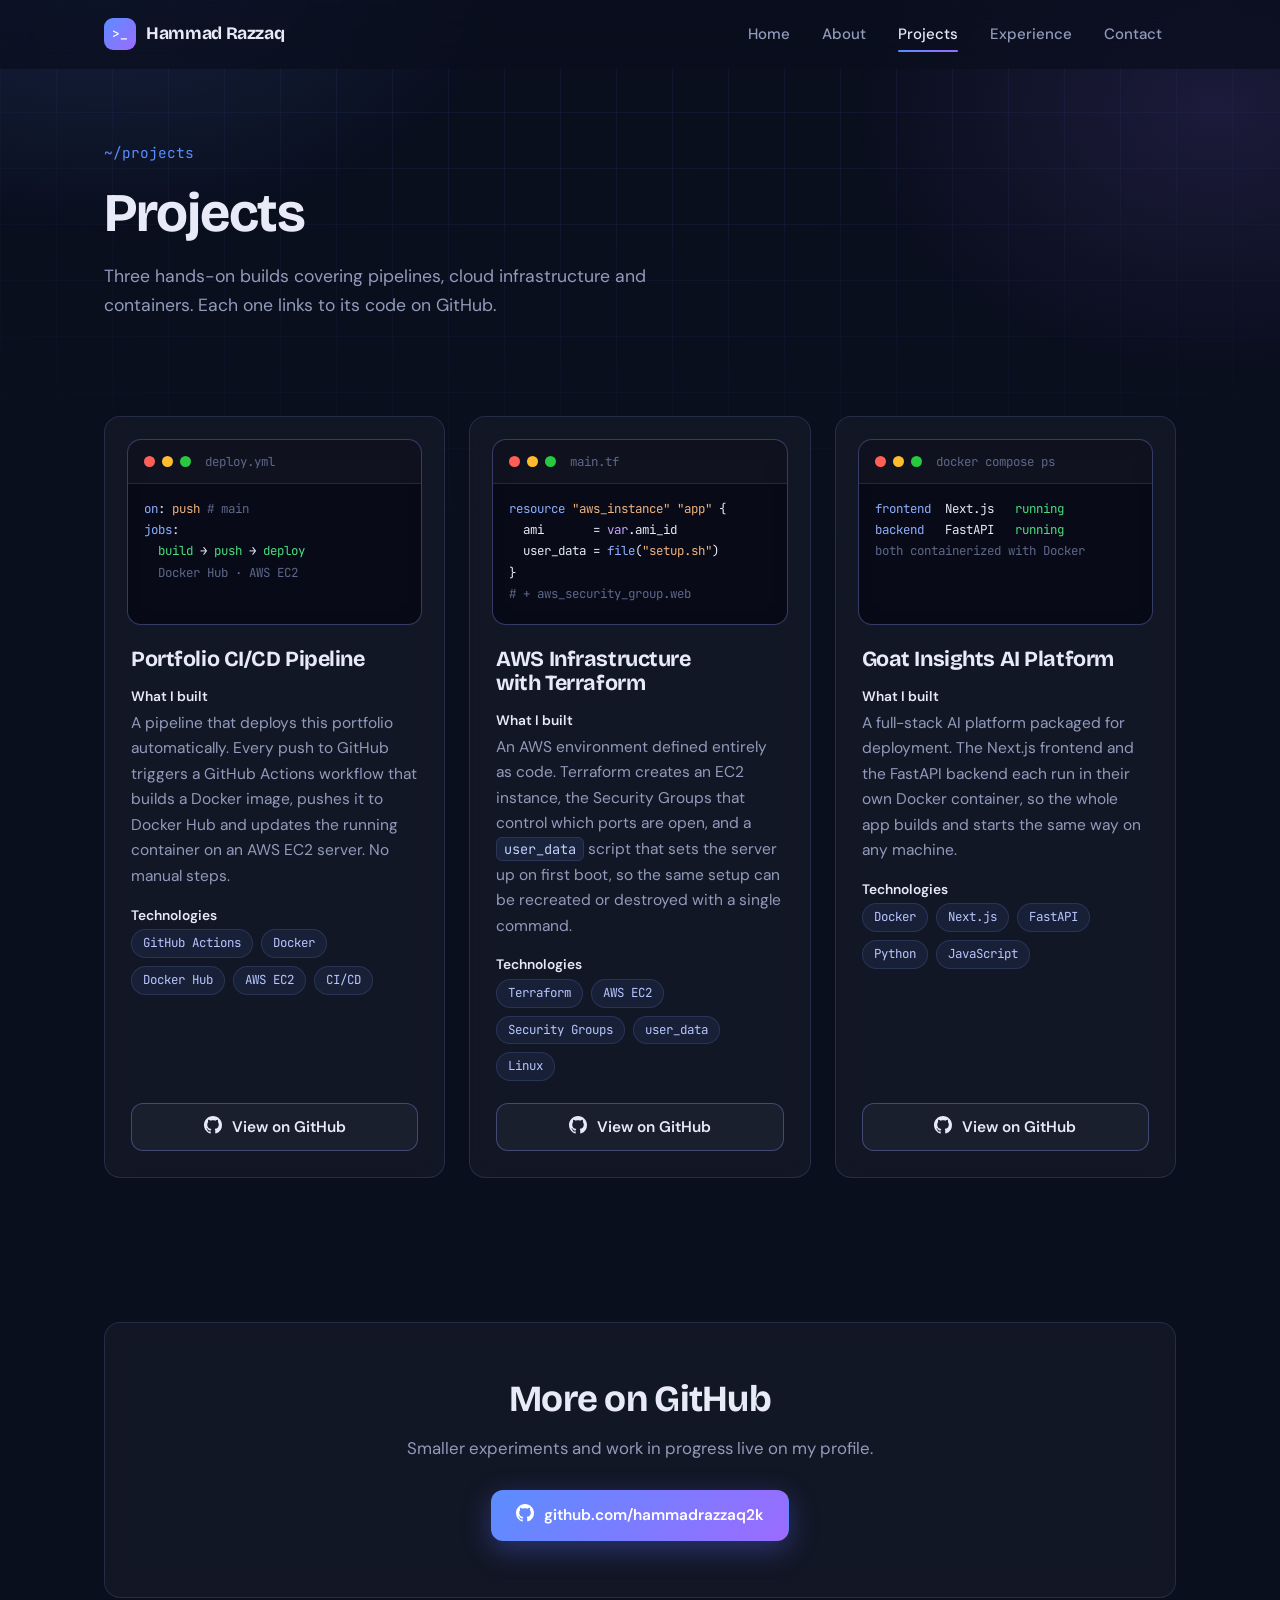
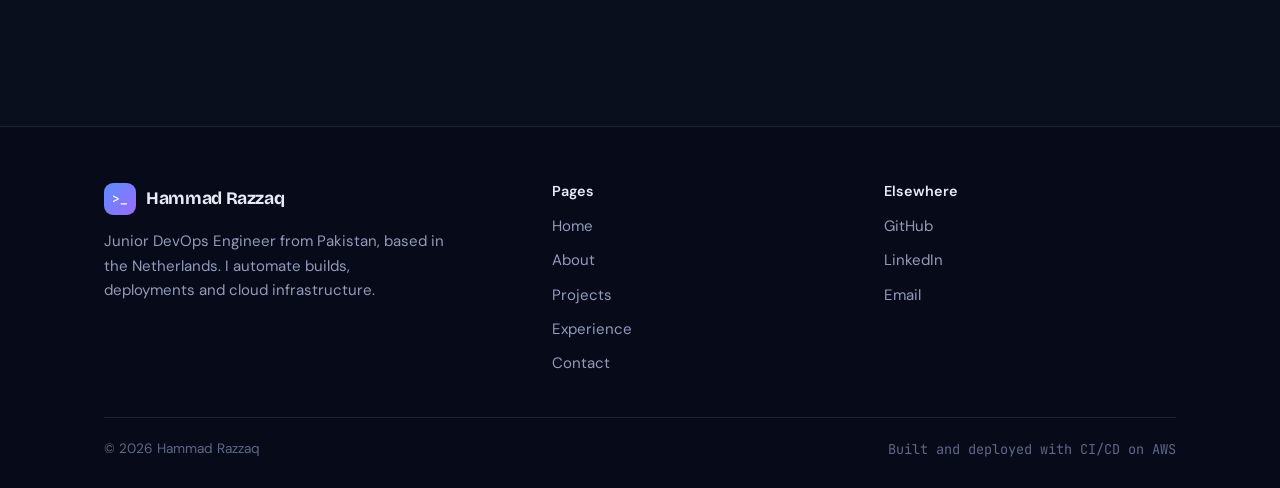
<file: projects.html>
<!DOCTYPE html>
<html lang="en">
<head>
  <meta charset="utf-8">
  <meta name="viewport" content="width=device-width, initial-scale=1">
  <title>Projects | Hammad Razzaq</title>
  <meta name="description" content="DevOps projects by Hammad Razzaq: a GitHub Actions to Docker Hub to AWS EC2 pipeline, AWS infrastructure with Terraform, and a Dockerized Next.js and FastAPI platform.">
  <meta name="theme-color" content="#0a0f1e">
  <link rel="icon" type="image/svg+xml" href="assets/favicon.svg">
  <link rel="preconnect" href="https://fonts.googleapis.com">
  <link rel="preconnect" href="https://fonts.gstatic.com" crossorigin>
  <link rel="stylesheet" href="https://fonts.googleapis.com/css2?family=Bricolage+Grotesque:wght@600;700;800&family=DM+Sans:wght@400;500;600&family=JetBrains+Mono:wght@400;500&display=swap">
  <link rel="stylesheet" href="css/style.css">
  <script>document.documentElement.classList.add("js");</script>
</head>
<body>
  <a class="skip-link" href="#main">Skip to content</a>
  <header id="site-header"></header>

  <main id="main">

    <section class="page-head">
      <div class="container">
        <p class="path rise" style="--i:0">~/projects</p>
        <h1 class="rise" style="--i:1">Projects</h1>
        <p class="lead rise" style="--i:2">Three hands-on builds covering pipelines, cloud infrastructure and containers. Each one links to its code on GitHub.</p>
      </div>
    </section>

    <section class="section section--tight">
      <div class="container">
        <div class="projects-grid" data-stagger>

          <!-- 1. Portfolio CI/CD Pipeline -->
          <!-- TODO: replace the GitHub link below with the exact repository URL -->
          <article class="card project" id="portfolio-cicd">
            <div class="project-visual">
              <div class="terminal" role="img" aria-label="Pipeline: push, build image, Docker Hub, AWS EC2">
                <div class="terminal-bar">
                  <span class="terminal-dots" aria-hidden="true"><i></i><i></i><i></i></span>
                  <span class="terminal-title">deploy.yml</span>
                </div>
                <div class="terminal-body" aria-hidden="true">
                  <div class="t-line"><span class="t-key">on</span>: <span class="t-str">push</span> <span class="t-cmt"># main</span></div>
                  <div class="t-line"><span class="t-key">jobs</span>:</div>
                  <div class="t-line">  <span class="t-ok">build</span> → <span class="t-ok">push</span> → <span class="t-ok">deploy</span></div>
                  <div class="t-line t-dim">  Docker Hub · AWS EC2</div>
                </div>
              </div>
            </div>
            <div class="project-body">
              <h3>Portfolio CI/CD Pipeline</h3>
              <div>
                <h4>What I built</h4>
                <p>A pipeline that deploys this portfolio automatically. Every push to GitHub triggers a GitHub Actions workflow that builds a Docker image, pushes it to Docker Hub and updates the running container on an AWS EC2 server. No manual steps.</p>
              </div>
              <div>
                <h4>Technologies</h4>
                <div class="tags"><span class="tag">GitHub Actions</span><span class="tag">Docker</span><span class="tag">Docker Hub</span><span class="tag">AWS EC2</span><span class="tag">CI/CD</span></div>
              </div>
              <div class="project-foot">
                <a class="btn btn-ghost" href="https://github.com/hammadrazzaq2k" target="_blank" rel="noopener"><span data-icon="github"></span>View on GitHub</a>
              </div>
            </div>
          </article>

          <!-- 2. AWS Infrastructure with Terraform -->
          <!-- TODO: replace the GitHub link below with the exact repository URL -->
          <article class="card project" id="terraform-aws">
            <div class="project-visual">
              <div class="terminal" role="img" aria-label="Terraform snippet defining an EC2 instance with a security group and user_data script">
                <div class="terminal-bar">
                  <span class="terminal-dots" aria-hidden="true"><i></i><i></i><i></i></span>
                  <span class="terminal-title">main.tf</span>
                </div>
                <div class="terminal-body" aria-hidden="true">
                  <div class="t-line"><span class="t-key">resource</span> <span class="t-str">"aws_instance"</span> <span class="t-str">"app"</span> {</div>
                  <div class="t-line">  ami       = <span class="t-num">var</span>.ami_id</div>
                  <div class="t-line">  user_data = <span class="t-key">file</span>(<span class="t-str">"setup.sh"</span>)</div>
                  <div class="t-line">}</div>
                  <div class="t-line t-cmt"># + aws_security_group.web</div>
                </div>
              </div>
            </div>
            <div class="project-body">
              <h3>AWS Infrastructure with Terraform</h3>
              <div>
                <h4>What I built</h4>
                <p>An AWS environment defined entirely as code. Terraform creates an EC2 instance, the Security Groups that control which ports are open, and a <code>user_data</code> script that sets the server up on first boot, so the same setup can be recreated or destroyed with a single command.</p>
              </div>
              <div>
                <h4>Technologies</h4>
                <div class="tags"><span class="tag">Terraform</span><span class="tag">AWS EC2</span><span class="tag">Security Groups</span><span class="tag">user_data</span><span class="tag">Linux</span></div>
              </div>
              <div class="project-foot">
                <a class="btn btn-ghost" href="https://github.com/hammadrazzaq2k" target="_blank" rel="noopener"><span data-icon="github"></span>View on GitHub</a>
              </div>
            </div>
          </article>

          <!-- 3. Goat Insights AI Platform -->
          <!-- TODO: replace the GitHub link below with the exact repository URL -->
          <article class="card project" id="goat-insights">
            <div class="project-visual">
              <div class="terminal" role="img" aria-label="Two Docker containers: a Next.js frontend and a FastAPI backend">
                <div class="terminal-bar">
                  <span class="terminal-dots" aria-hidden="true"><i></i><i></i><i></i></span>
                  <span class="terminal-title">docker compose ps</span>
                </div>
                <div class="terminal-body" aria-hidden="true">
                  <div class="t-line"><span class="t-key">frontend</span>  Next.js   <span class="t-ok">running</span></div>
                  <div class="t-line"><span class="t-key">backend</span>   FastAPI   <span class="t-ok">running</span></div>
                  <div class="t-line t-dim">both containerized with Docker</div>
                </div>
              </div>
            </div>
            <div class="project-body">
              <h3>Goat Insights AI Platform</h3>
              <div>
                <h4>What I built</h4>
                <p>A full-stack AI platform packaged for deployment. The Next.js frontend and the FastAPI backend each run in their own Docker container, so the whole app builds and starts the same way on any machine.</p>
              </div>
              <div>
                <h4>Technologies</h4>
                <div class="tags"><span class="tag">Docker</span><span class="tag">Next.js</span><span class="tag">FastAPI</span><span class="tag">Python</span><span class="tag">JavaScript</span></div>
              </div>
              <div class="project-foot">
                <a class="btn btn-ghost" href="https://github.com/hammadrazzaq2k" target="_blank" rel="noopener"><span data-icon="github"></span>View on GitHub</a>
              </div>
            </div>
          </article>

        </div>
      </div>
    </section>

    <section class="section">
      <div class="container">
        <div class="card cta reveal">
          <h2>More on GitHub</h2>
          <p>Smaller experiments and work in progress live on my profile.</p>
          <div class="hero-actions">
            <a class="btn btn-primary" href="https://github.com/hammadrazzaq2k" target="_blank" rel="noopener"><span data-icon="github"></span>github.com/hammadrazzaq2k</a>
          </div>
        </div>
      </div>
    </section>

  </main>

  <footer id="site-footer"></footer>
  <script src="js/main.js" defer></script>
</body>
</html>
</file>
<file: css/style.css>
/* =========================================================
   Hammad Razzaq — DevOps portfolio
   Shared stylesheet (all pages)
   ========================================================= */

/* ---------- Tokens ---------- */
:root {
  --bg: #0a0f1e;
  --bg-deep: #060916;
  --glass: rgba(255, 255, 255, 0.035);
  --glass-hi: rgba(255, 255, 255, 0.065);
  --line: rgba(140, 155, 255, 0.16);
  --line-hi: rgba(140, 155, 255, 0.34);
  --grid: rgba(120, 140, 255, 0.07);

  --text: #e8ebf7;
  --muted: #929bbb;
  --dim: #5f6889;

  --blue: #5b8dff;
  --purple: #9b6bff;
  --green: #4ade80;
  --amber: #fbbf24;
  --grad: linear-gradient(135deg, var(--blue), var(--purple));

  --font-display: "Bricolage Grotesque", "DM Sans", system-ui, sans-serif;
  --font-sans: "DM Sans", system-ui, -apple-system, "Segoe UI", sans-serif;
  --font-mono: "JetBrains Mono", ui-monospace, "SF Mono", Menlo, Consolas, monospace;

  --radius: 16px;
  --max: 1120px;
  --header-h: 68px;
}

/* ---------- Base ---------- */
*, *::before, *::after { box-sizing: border-box; }

html {
  scroll-behavior: smooth;
  scroll-padding-top: calc(var(--header-h) + 16px);
  -webkit-text-size-adjust: 100%;
}

body {
  margin: 0;
  min-height: 100vh;
  display: flex;
  flex-direction: column;
  background: var(--bg);
  color: var(--text);
  font-family: var(--font-sans);
  font-size: 1rem;
  line-height: 1.65;
  -webkit-font-smoothing: antialiased;
}

/* Grid pattern + soft colour glows behind everything */
body::before {
  content: "";
  position: fixed;
  inset: 0;
  z-index: -2;
  background-image:
    linear-gradient(var(--grid) 1px, transparent 1px),
    linear-gradient(90deg, var(--grid) 1px, transparent 1px);
  background-size: 56px 56px;
  -webkit-mask-image: radial-gradient(ellipse 85% 70% at 50% 0%, #000 25%, transparent 100%);
  mask-image: radial-gradient(ellipse 85% 70% at 50% 0%, #000 25%, transparent 100%);
  pointer-events: none;
}
body::after {
  content: "";
  position: fixed;
  inset: 0;
  z-index: -1;
  background:
    radial-gradient(600px 400px at 8% -5%, rgba(91, 141, 255, 0.16), transparent 70%),
    radial-gradient(520px 380px at 95% 12%, rgba(155, 107, 255, 0.13), transparent 70%);
  pointer-events: none;
}

img { max-width: 100%; display: block; }
a { color: inherit; }
main { flex: 1 0 auto; }

h1, h2, h3, h4 {
  margin: 0;
  font-family: var(--font-display);
  font-weight: 700;
  line-height: 1.12;
  letter-spacing: -0.02em;
  text-wrap: balance;
}
p { margin: 0; }

:focus-visible {
  outline: 2px solid var(--blue);
  outline-offset: 3px;
  border-radius: 6px;
}

.skip-link {
  position: absolute;
  left: 16px;
  top: -64px;
  z-index: 200;
  padding: 10px 16px;
  border-radius: 8px;
  background: var(--blue);
  color: #fff;
  font-weight: 600;
  text-decoration: none;
}
.skip-link:focus { top: 12px; }

.container {
  width: 100%;
  max-width: var(--max);
  margin: 0 auto;
  padding: 0 24px;
}

.section { padding: 88px 0; }
.section--tight { padding: 56px 0; }

.section-head { max-width: 640px; margin-bottom: 44px; }
.section-head h2 { font-size: clamp(1.8rem, 3.6vw, 2.5rem); margin-bottom: 14px; }
.section-head p { color: var(--muted); font-size: 1.05rem; }

.text-grad {
  background: var(--grad);
  -webkit-background-clip: text;
  background-clip: text;
  color: transparent;
}

/* ---------- Header / nav ---------- */
.site-header {
  position: sticky;
  top: 0;
  z-index: 100;
  min-height: var(--header-h);
  background: rgba(10, 15, 30, 0.72);
  -webkit-backdrop-filter: blur(16px);
  backdrop-filter: blur(16px);
  border-bottom: 1px solid transparent;
  transition: border-color 0.25s, background 0.25s;
}
.site-header.scrolled {
  border-bottom-color: var(--line);
  background: rgba(10, 15, 30, 0.86);
}

.nav {
  max-width: var(--max);
  height: var(--header-h);
  margin: 0 auto;
  padding: 0 24px;
  display: flex;
  align-items: center;
  justify-content: space-between;
  gap: 24px;
}

.brand {
  display: inline-flex;
  align-items: center;
  gap: 10px;
  font-family: var(--font-display);
  font-weight: 700;
  font-size: 1.1rem;
  letter-spacing: -0.02em;
  text-decoration: none;
}
.brand-mark {
  display: grid;
  place-items: center;
  width: 32px;
  height: 32px;
  border-radius: 9px;
  background: var(--grad);
  color: #fff;
  font-family: var(--font-mono);
  font-size: 0.8rem;
  font-weight: 500;
}

.nav-links {
  display: flex;
  align-items: center;
  gap: 4px;
  margin: 0;
  padding: 0;
  list-style: none;
}
.nav-links a {
  position: relative;
  display: block;
  padding: 8px 14px;
  border-radius: 8px;
  color: var(--muted);
  font-size: 0.94rem;
  font-weight: 500;
  text-decoration: none;
  transition: color 0.2s, background 0.2s;
}
.nav-links a:hover { color: var(--text); background: var(--glass-hi); }
.nav-links a[aria-current="page"] { color: var(--text); }
.nav-links a[aria-current="page"]::after {
  content: "";
  position: absolute;
  left: 14px;
  right: 14px;
  bottom: 2px;
  height: 2px;
  border-radius: 2px;
  background: var(--grad);
}

.nav-toggle {
  display: none;
  align-items: center;
  justify-content: center;
  width: 42px;
  height: 42px;
  padding: 0;
  border: 1px solid var(--line);
  border-radius: 10px;
  background: var(--glass);
  color: var(--text);
  cursor: pointer;
}
.nav-toggle svg { width: 20px; height: 20px; }
.nav-toggle .icon-close { display: none; }
.nav-toggle[aria-expanded="true"] .icon-open { display: none; }
.nav-toggle[aria-expanded="true"] .icon-close { display: block; }

@media (max-width: 820px) {
  .nav-toggle { display: inline-flex; }
  .nav-links {
    position: absolute;
    top: 100%;
    left: 0;
    right: 0;
    display: none;
    flex-direction: column;
    align-items: stretch;
    gap: 2px;
    padding: 12px 24px 20px;
    background: rgba(8, 12, 26, 0.97);
    border-bottom: 1px solid var(--line);
  }
  .nav-links.open { display: flex; }
  .nav-links a { padding: 14px 12px; font-size: 1rem; }
  .nav-links a[aria-current="page"]::after { left: 12px; right: auto; width: 24px; bottom: 8px; }
}

/* ---------- Buttons, tags, pills ---------- */
.btn {
  display: inline-flex;
  align-items: center;
  justify-content: center;
  gap: 10px;
  padding: 13px 24px;
  border: 1px solid transparent;
  border-radius: 12px;
  font-family: var(--font-sans);
  font-size: 0.96rem;
  font-weight: 600;
  line-height: 1.2;
  text-decoration: none;
  cursor: pointer;
  transition: transform 0.2s, box-shadow 0.2s, border-color 0.2s, background 0.2s;
}
.btn svg { width: 18px; height: 18px; flex-shrink: 0; }
.btn-primary {
  background: var(--grad);
  color: #fff;
  box-shadow: 0 8px 28px rgba(91, 110, 255, 0.35);
}
.btn-primary:hover { transform: translateY(-2px); box-shadow: 0 12px 34px rgba(91, 110, 255, 0.5); }
.btn-ghost {
  background: var(--glass);
  border-color: var(--line-hi);
  color: var(--text);
}
.btn-ghost:hover { background: var(--glass-hi); border-color: var(--blue); }

.tags { display: flex; flex-wrap: wrap; gap: 8px; }
.tag {
  display: inline-block;
  padding: 4px 11px;
  border: 1px solid var(--line);
  border-radius: 999px;
  background: rgba(91, 141, 255, 0.08);
  color: #b9c6ff;
  font-family: var(--font-mono);
  font-size: 0.78rem;
  line-height: 1.5;
}
.tag--purple { background: rgba(155, 107, 255, 0.1); color: #d0bdff; }

.pill {
  display: inline-flex;
  align-items: center;
  gap: 10px;
  padding: 7px 14px;
  border: 1px solid var(--line);
  border-radius: 999px;
  background: var(--glass);
  color: var(--muted);
  font-size: 0.88rem;
  font-weight: 500;
}
.live-dot {
  width: 8px;
  height: 8px;
  border-radius: 50%;
  background: var(--green);
  box-shadow: 0 0 0 0 rgba(74, 222, 128, 0.6);
}

/* ---------- Glass card ---------- */
.card {
  background: var(--glass);
  border: 1px solid var(--line);
  border-radius: var(--radius);
  padding: 28px;
  -webkit-backdrop-filter: blur(12px);
  backdrop-filter: blur(12px);
}

/* ---------- Terminal ---------- */
.terminal {
  border: 1px solid var(--line-hi);
  border-radius: 14px;
  background: rgba(6, 9, 22, 0.88);
  -webkit-backdrop-filter: blur(14px);
  backdrop-filter: blur(14px);
  box-shadow: 0 24px 60px rgba(0, 0, 0, 0.45);
  font-family: var(--font-mono);
  font-size: 0.85rem;
  line-height: 1.7;
  overflow: hidden;
}
.terminal-bar {
  display: flex;
  align-items: center;
  gap: 14px;
  padding: 11px 16px;
  border-bottom: 1px solid var(--line);
  background: rgba(255, 255, 255, 0.03);
}
.terminal-dots { display: flex; gap: 7px; }
.terminal-dots i {
  width: 11px;
  height: 11px;
  border-radius: 50%;
  background: #ff5f57;
}
.terminal-dots i:nth-child(2) { background: #febc2e; }
.terminal-dots i:nth-child(3) { background: #28c840; }
.terminal-title { color: var(--dim); font-size: 0.78rem; }
.terminal-body { padding: 16px 18px 18px; overflow-x: auto; }

.t-line { white-space: pre; }
.t-prompt { color: var(--green); margin-right: 8px; }
.t-ok { color: var(--green); }
.t-dim { color: var(--dim); }
.t-key { color: #8fb0ff; }
.t-str { color: #f0b37e; }
.t-num { color: #c9a7ff; }
.t-cmt { color: var(--dim); }
.t-cursor {
  display: inline-block;
  width: 8px;
  height: 1.05em;
  vertical-align: text-bottom;
  background: var(--text);
}

/* Terminal that types itself (JS adds data-typing) */
.js .terminal[data-typing] .t-line { visibility: hidden; }
.js .terminal[data-typing] .t-line.shown { visibility: visible; }

@keyframes blink { 50% { opacity: 0; } }
@keyframes pulse-ring {
  0%   { box-shadow: 0 0 0 0 rgba(74, 222, 128, 0.55); }
  100% { box-shadow: 0 0 0 10px rgba(74, 222, 128, 0); }
}
@keyframes rise {
  from { opacity: 0; transform: translateY(18px); }
  to   { opacity: 1; transform: none; }
}

@media (prefers-reduced-motion: no-preference) {
  .t-cursor { animation: blink 1.1s steps(1) infinite; }
  .live-dot { animation: pulse-ring 1.8s ease-out infinite; }
  .rise { animation: rise 0.75s cubic-bezier(0.2, 0.7, 0.2, 1) both; animation-delay: calc(var(--i, 0) * 110ms + 80ms); }
}

/* ---------- Scroll reveal ---------- */
.js .reveal {
  opacity: 0;
  transform: translateY(14px);
  transition: opacity 0.6s ease, transform 0.6s ease;
  transition-delay: calc(var(--d, 0) * 70ms);
}
.js .reveal.in { opacity: 1; transform: none; }

@media (prefers-reduced-motion: reduce) {
  html { scroll-behavior: auto; }
  .js .reveal { opacity: 1; transform: none; transition: none; }
}

/* ---------- Page header (inner pages) ---------- */
.page-head { padding: 72px 0 40px; }
.page-head .path {
  margin-bottom: 18px;
  color: var(--blue);
  font-family: var(--font-mono);
  font-size: 0.9rem;
}
.page-head h1 { font-size: clamp(2.2rem, 5vw, 3.4rem); margin-bottom: 18px; }
.page-head .lead { max-width: 620px; color: var(--muted); font-size: 1.1rem; }

/* ---------- Home: hero ---------- */
.hero { padding: 72px 0 96px; }
.hero-grid {
  display: grid;
  grid-template-columns: minmax(0, 1.1fr) minmax(0, 0.9fr);
  gap: 64px;
  align-items: center;
}
.hero .pill { margin-bottom: 26px; }
.hero h1 {
  font-size: clamp(2.8rem, 6.4vw, 4.9rem);
  font-weight: 800;
  line-height: 1.02;
  letter-spacing: -0.035em;
}
.hero-role {
  margin: 10px 0 24px;
  font-family: var(--font-display);
  font-size: clamp(1.4rem, 3vw, 2rem);
  font-weight: 600;
  letter-spacing: -0.02em;
}
.hero-desc { max-width: 520px; color: var(--muted); font-size: 1.1rem; }
.hero-where {
  margin-top: 14px;
  color: var(--dim);
  font-family: var(--font-mono);
  font-size: 0.85rem;
}
.hero-actions { display: flex; flex-wrap: wrap; gap: 12px; margin-top: 32px; }

.socials { display: flex; gap: 10px; margin-top: 28px; }
.socials a {
  display: grid;
  place-items: center;
  width: 44px;
  height: 44px;
  border: 1px solid var(--line);
  border-radius: 12px;
  background: var(--glass);
  color: var(--muted);
  transition: color 0.2s, border-color 0.2s, background 0.2s;
}
.socials a:hover { color: var(--text); border-color: var(--blue); background: var(--glass-hi); }
.socials svg { width: 20px; height: 20px; }

.hero-visual { position: relative; }
.photo-frame {
  position: relative;
  padding: 2px;
  border-radius: 28px;
  background: linear-gradient(145deg, var(--blue), var(--purple) 55%, rgba(155, 107, 255, 0.05));
  box-shadow: 0 30px 80px rgba(70, 90, 255, 0.22);
}
.photo,
.photo-fallback {
  width: 100%;
  aspect-ratio: 4 / 5;
  border-radius: 26px;
  background: #111a35;
}
.photo { object-fit: cover; object-position: center top; }
.photo-fallback {
  display: grid;
  place-items: center;
  font-family: var(--font-display);
  font-size: 5rem;
  font-weight: 800;
}
.hero-visual .terminal { position: relative; margin: -104px 0 0 -56px; width: calc(100% + 56px); }

@media (max-width: 900px) {
  .hero { padding: 48px 0 72px; }
  .hero-grid { grid-template-columns: 1fr; gap: 48px; }
  .hero-visual { max-width: 460px; }
  .hero-visual .terminal { margin: -72px 0 0 0; width: 100%; }
}

/* ---------- Home: toolchain, pipeline strip, cta ---------- */
.toolchain { display: flex; flex-wrap: wrap; gap: 10px; }
.tool {
  display: inline-flex;
  align-items: center;
  gap: 9px;
  padding: 10px 16px;
  border: 1px solid var(--line);
  border-radius: 12px;
  background: var(--glass);
  font-family: var(--font-mono);
  font-size: 0.88rem;
}
.tool--learning { border-style: dashed; border-color: var(--line-hi); color: var(--muted); }
.tool--learning .live-dot { background: var(--amber); animation-name: none; }

.featured-grid {
  display: grid;
  grid-template-columns: repeat(auto-fit, minmax(290px, 1fr));
  gap: 20px;
}
.featured {
  display: flex;
  flex-direction: column;
  gap: 14px;
  color: inherit;
  text-decoration: none;
  transition: border-color 0.25s, transform 0.25s;
}
.featured:hover { border-color: var(--line-hi); transform: translateY(-3px); }
.featured h3 { font-size: 1.25rem; }
.featured p { color: var(--muted); font-size: 0.96rem; flex: 1; }
.more-link { margin-top: 28px; }

.pipeline {
  display: flex;
  flex-wrap: wrap;
  align-items: center;
  gap: 10px 8px;
  margin: 0;
  padding: 0;
  list-style: none;
}
.pipeline li { display: contents; }
.pipeline a {
  padding: 9px 16px;
  border: 1px solid var(--line);
  border-radius: 10px;
  background: var(--glass);
  font-family: var(--font-mono);
  font-size: 0.88rem;
  text-decoration: none;
  transition: border-color 0.2s, background 0.2s;
}
.pipeline a:hover { border-color: var(--blue); background: var(--glass-hi); }
.pipeline .sep { color: var(--dim); font-family: var(--font-mono); }
.pipeline .now { border-style: dashed; border-color: var(--amber); color: var(--amber); }

.cta { text-align: center; padding: 56px 28px; }
.cta h2 { font-size: clamp(1.7rem, 3.4vw, 2.3rem); margin-bottom: 14px; }
.cta p { max-width: 520px; margin: 0 auto 28px; color: var(--muted); font-size: 1.05rem; }
.cta .hero-actions { justify-content: center; margin-top: 0; }

/* ---------- About ---------- */
.about-grid {
  display: grid;
  grid-template-columns: minmax(0, 1.1fr) minmax(0, 0.9fr);
  gap: 48px;
  align-items: start;
}
.prose p { max-width: 62ch; color: var(--muted); font-size: 1.06rem; }
.prose p + p { margin-top: 18px; }
.prose p strong { color: var(--text); font-weight: 600; }

.skills-grid {
  display: grid;
  grid-template-columns: repeat(2, minmax(0, 1fr));
  gap: 20px;
}
@media (max-width: 720px) {
  .skills-grid { grid-template-columns: 1fr; }
}
.skill-group h3 { font-size: 1.15rem; margin-bottom: 6px; }
.skill-group .sub { margin-bottom: 18px; color: var(--muted); font-size: 0.93rem; }
.skill-list { display: grid; gap: 14px; margin: 0; padding: 0; list-style: none; }
.skill-list li { display: flex; flex-direction: column; gap: 6px; }
.skill-name { font-weight: 600; }
.skill-name .level {
  margin-left: 8px;
  color: var(--dim);
  font-family: var(--font-mono);
  font-size: 0.78rem;
  font-weight: 400;
}

@media (max-width: 900px) {
  .about-grid { grid-template-columns: 1fr; gap: 36px; }
}

/* ---------- Projects ---------- */
.projects-grid {
  display: grid;
  grid-template-columns: repeat(auto-fit, minmax(310px, 1fr));
  gap: 24px;
}
.project {
  display: flex;
  flex-direction: column;
  gap: 22px;
  padding: 0;
  overflow: hidden;
  transition: border-color 0.25s, transform 0.25s;
}
.project:hover { border-color: var(--line-hi); transform: translateY(-3px); }
.project-visual {
  padding: 22px 22px 0;
}
.project-visual .terminal { box-shadow: none; font-size: 0.78rem; }
.project-visual .terminal-body { padding: 14px 16px; min-height: 140px; }
.project-body { display: flex; flex: 1; flex-direction: column; gap: 18px; padding: 0 26px 26px; }
.project h3 { font-size: 1.35rem; }
.project h4 {
  margin-bottom: 6px;
  color: var(--text);
  font-family: var(--font-sans);
  font-size: 0.86rem;
  font-weight: 600;
  letter-spacing: 0;
}
.project p { color: var(--muted); font-size: 0.97rem; }
.project-foot { margin-top: auto; padding-top: 4px; }
.project-foot .btn { width: 100%; padding: 12px 20px; }

/* ---------- Experience: roadmap ---------- */
.roadmap-layout {
  display: grid;
  grid-template-columns: minmax(0, 1fr) 320px;
  gap: 56px;
  align-items: start;
}
.roadmap-side { position: sticky; top: calc(var(--header-h) + 28px); }
@media (max-width: 1020px) {
  .roadmap-layout { grid-template-columns: 1fr; }
  .roadmap-side { display: none; }
}

.roadmap {
  position: relative;
  max-width: 820px;
  margin: 0;
  padding: 0 0 0 60px;
  list-style: none;
}
.step { position: relative; padding-bottom: 28px; }
.step:last-child { padding-bottom: 0; }

/* connector that runs from this step's dot down to the next one */
.step:not(:last-child)::after {
  content: "";
  position: absolute;
  left: -51px;
  top: 38px;
  width: 2px;
  height: 100%;
  background: linear-gradient(var(--blue), var(--purple));
  transform-origin: top;
  transition: transform 0.7s ease 0.15s;
}
.step--to-next::after {
  background: repeating-linear-gradient(var(--purple) 0 6px, transparent 6px 12px) !important;
}
.js .step:not(.in)::after { transform: scaleY(0); }

.step-dot {
  position: absolute;
  left: -62px;
  top: 26px;
  display: grid;
  place-items: center;
  width: 22px;
  height: 22px;
  border-radius: 50%;
  background: var(--grad);
  color: #fff;
  font-size: 0.7rem;
  font-weight: 700;
  box-shadow: 0 0 0 5px rgba(91, 110, 255, 0.16);
  transition: transform 0.4s ease, opacity 0.4s ease;
}
.js .step:not(.in) .step-dot { transform: scale(0.5); opacity: 0.35; }
.step--now .step-dot {
  background: var(--bg);
  border: 2px solid var(--amber);
  box-shadow: 0 0 0 5px rgba(251, 191, 36, 0.14);
}
.step--now .step-dot::before {
  content: "";
  width: 8px;
  height: 8px;
  border-radius: 50%;
  background: var(--amber);
}

.step-card { padding: 24px 26px; }
.step--now .step-card { border-color: rgba(251, 191, 36, 0.4); }
.step-top { display: flex; flex-wrap: wrap; align-items: center; gap: 10px 14px; margin-bottom: 10px; }
.step-num { color: var(--dim); font-family: var(--font-mono); font-size: 0.85rem; }
.step-top h3 { font-size: 1.4rem; }
.badge {
  margin-left: auto;
  padding: 3px 11px;
  border-radius: 999px;
  font-size: 0.78rem;
  font-weight: 600;
}
.badge--done { background: rgba(74, 222, 128, 0.12); color: var(--green); }
.badge--now { background: rgba(251, 191, 36, 0.13); color: var(--amber); }
.step-card p { margin-bottom: 14px; color: var(--muted); }
.step-used { display: flex; flex-wrap: wrap; align-items: center; gap: 8px 10px; margin-top: 14px; color: var(--dim); font-size: 0.88rem; }
.step-used a { color: #b9c6ff; text-underline-offset: 3px; }
.step-used a:hover { color: #fff; }

.background-grid {
  display: grid;
  grid-template-columns: repeat(auto-fit, minmax(290px, 1fr));
  gap: 20px;
}
.background-grid h3 { margin: 8px 0 6px; font-size: 1.15rem; }
.background-grid .when { color: var(--blue); font-family: var(--font-mono); font-size: 0.82rem; }
.background-grid p { color: var(--muted); font-size: 0.95rem; }
.background-grid .where { margin-bottom: 10px; color: var(--dim); font-size: 0.88rem; }

@media (max-width: 560px) {
  .roadmap { padding-left: 44px; }
  .step-dot { left: -46px; top: 24px; }
  .step:not(:last-child)::after { left: -35px; top: 36px; }
  .step-card { padding: 20px; }
  .badge { margin-left: 0; }
}

/* ---------- Contact ---------- */
.contact-grid {
  display: grid;
  grid-template-columns: minmax(0, 0.85fr) minmax(0, 1.15fr);
  gap: 32px;
  align-items: start;
}
.contact-links { display: grid; gap: 14px; margin: 0; padding: 0; list-style: none; }
.contact-link {
  display: flex;
  align-items: center;
  gap: 16px;
  padding: 18px 20px;
  color: inherit;
  text-decoration: none;
  transition: border-color 0.25s, background 0.25s;
}
a.contact-link:hover { border-color: var(--blue); background: var(--glass-hi); }
.contact-icon {
  display: grid;
  place-items: center;
  flex-shrink: 0;
  width: 44px;
  height: 44px;
  border-radius: 12px;
  background: rgba(91, 141, 255, 0.12);
  color: #a9beff;
}
.contact-icon svg { width: 22px; height: 22px; }
.contact-text { min-width: 0; }
.contact-label { color: var(--dim); font-size: 0.82rem; }
.contact-value { overflow-wrap: anywhere; font-weight: 500; }

.form-card { padding: 0; overflow: hidden; }
.form-card .terminal { border: 0; border-radius: 0; box-shadow: none; background: transparent; }
.contact-form { display: grid; gap: 18px; padding: 26px; }
.form-row { display: grid; grid-template-columns: 1fr 1fr; gap: 18px; }
.field { display: grid; gap: 8px; }
.field label { font-size: 0.9rem; font-weight: 600; }
.field .opt { color: var(--dim); font-weight: 400; }
.field input,
.field textarea {
  width: 100%;
  padding: 13px 15px;
  border: 1px solid var(--line);
  border-radius: 12px;
  background: rgba(6, 9, 22, 0.6);
  color: var(--text);
  font-family: var(--font-sans);
  font-size: 1rem;
  transition: border-color 0.2s, box-shadow 0.2s;
}
.field textarea { min-height: 160px; resize: vertical; }
.field input::placeholder,
.field textarea::placeholder { color: var(--dim); }
.field input:focus,
.field textarea:focus {
  outline: none;
  border-color: var(--blue);
  box-shadow: 0 0 0 3px rgba(91, 141, 255, 0.2);
}
.form-actions { display: flex; flex-wrap: wrap; align-items: center; gap: 12px; }
.form-note { color: var(--dim); font-size: 0.88rem; }
.form-status { min-height: 1.5em; color: var(--green); font-size: 0.92rem; }

@media (max-width: 900px) {
  .contact-grid { grid-template-columns: 1fr; }
}
@media (max-width: 560px) {
  .form-row { grid-template-columns: 1fr; }
  .contact-form { padding: 20px; }
}

/* ---------- Footer ---------- */
.site-footer {
  margin-top: 40px;
  border-top: 1px solid var(--line);
  background: rgba(6, 9, 22, 0.6);
}
.footer-grid {
  display: grid;
  grid-template-columns: 1.4fr 1fr 1fr;
  gap: 40px;
  max-width: var(--max);
  margin: 0 auto;
  padding: 56px 24px 40px;
}
.footer-brand p { max-width: 340px; margin-top: 14px; color: var(--muted); font-size: 0.94rem; }
.footer-col h4 { margin-bottom: 14px; font-family: var(--font-sans); font-size: 0.9rem; font-weight: 600; letter-spacing: 0; }
.footer-col ul { display: grid; gap: 8px; margin: 0; padding: 0; list-style: none; }
.footer-col a { color: var(--muted); font-size: 0.94rem; text-decoration: none; transition: color 0.2s; }
.footer-col a:hover { color: var(--text); }
.footer-bottom {
  display: flex;
  flex-wrap: wrap;
  justify-content: space-between;
  gap: 8px 24px;
  width: calc(100% - 48px);
  max-width: calc(var(--max) - 48px);
  margin: 0 auto;
  padding: 20px 0 28px;
  border-top: 1px solid var(--line);
  color: var(--dim);
  font-size: 0.85rem;
}
.footer-bottom .mono { font-family: var(--font-mono); }

@media (max-width: 760px) {
  .footer-grid { grid-template-columns: 1fr 1fr; gap: 32px; padding-top: 44px; }
  .footer-brand { grid-column: 1 / -1; }
}
@media (max-width: 420px) {
  .footer-grid { grid-template-columns: 1fr; }
}

/* ---------- Small screens ---------- */
@media (max-width: 560px) {
  .section { padding: 64px 0; }
  .page-head { padding: 48px 0 28px; }
  .card:not(.project):not(.form-card):not(.step-card):not(.cta) { padding: 22px; }
  .cta { padding: 44px 22px; }
  .hero-actions .btn { flex: 1 1 100%; }
}

/* ---------- Inline code ---------- */
code {
  padding: 2px 7px;
  border: 1px solid var(--line);
  border-radius: 6px;
  background: rgba(91, 141, 255, 0.1);
  color: #c4d1ff;
  font-family: var(--font-mono);
  font-size: 0.88em;
}
</file>
